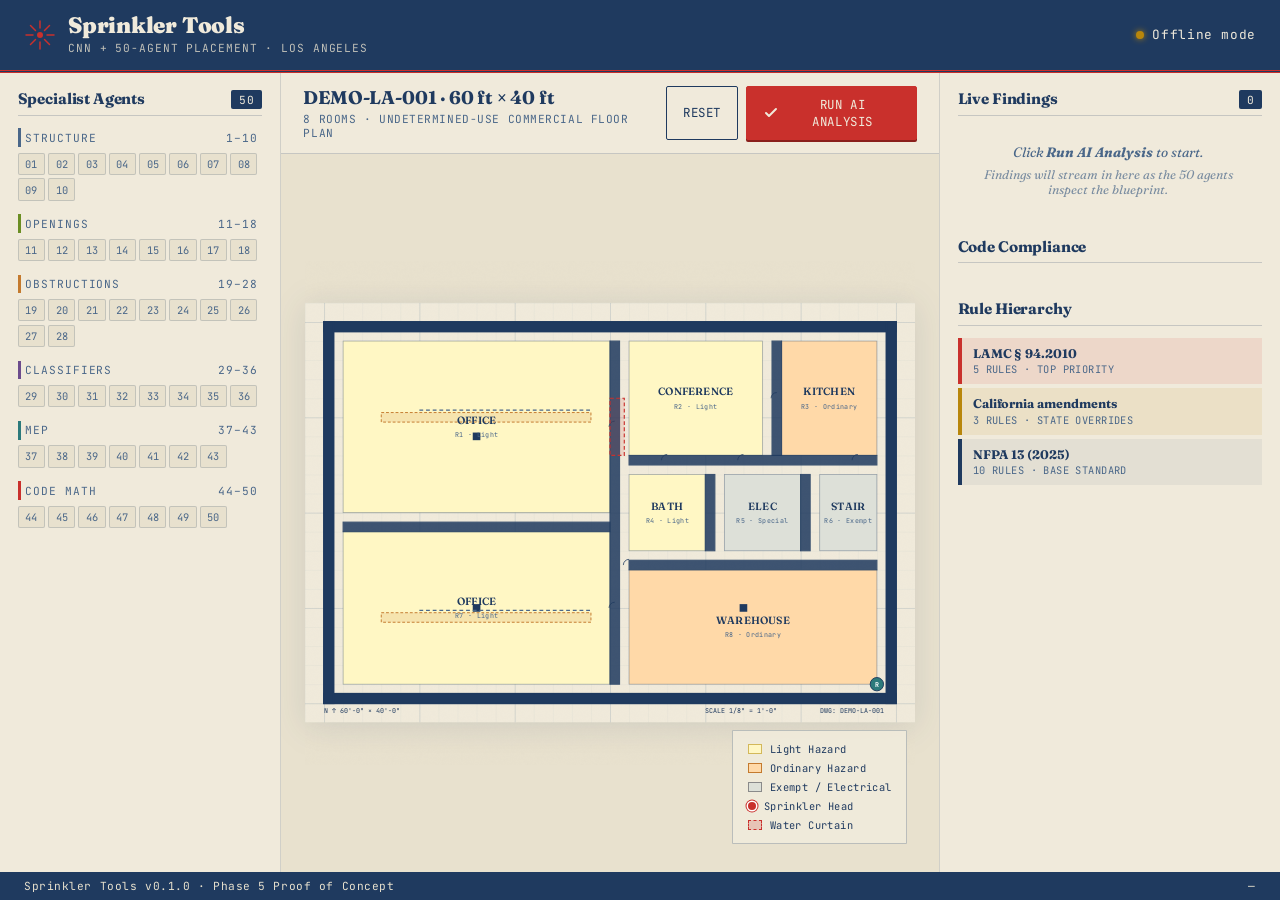
<file: demo/frontend/index.html>
<!DOCTYPE html>
<html lang="en">
<head>
<meta charset="UTF-8" />
<meta name="viewport" content="width=device-width, initial-scale=1.0" />
<title>Sprinkler Tools · LA Jurisdiction Demo</title>
<link rel="preconnect" href="https://fonts.googleapis.com">
<link rel="preconnect" href="https://fonts.gstatic.com" crossorigin>
<link rel="stylesheet" href="https://fonts.googleapis.com/css2?family=Fraunces:opsz,wght@9..144,500;9..144,700;9..144,900&family=JetBrains+Mono:wght@400;500;700&display=swap">
<link rel="stylesheet" href="styles.css">
</head>
<body>

<header class="topbar">
  <div class="brand">
    <svg class="logo" viewBox="0 0 32 32" aria-hidden="true">
      <circle cx="16" cy="16" r="3" fill="#c9302c"/>
      <g stroke="#c9302c" stroke-width="1.5" stroke-linecap="round">
        <line x1="16" y1="2"  x2="16" y2="9"/>
        <line x1="16" y1="23" x2="16" y2="30"/>
        <line x1="2"  y1="16" x2="9"  y2="16"/>
        <line x1="23" y1="16" x2="30" y2="16"/>
        <line x1="6.5"  y1="6.5"  x2="11.5" y2="11.5"/>
        <line x1="20.5" y1="20.5" x2="25.5" y2="25.5"/>
        <line x1="25.5" y1="6.5"  x2="20.5" y2="11.5"/>
        <line x1="11.5" y1="20.5" x2="6.5"  y2="25.5"/>
      </g>
    </svg>
    <div class="brand-text">
      <h1>Sprinkler Tools</h1>
      <span class="tagline">CNN + 50-Agent Placement · Los Angeles</span>
    </div>
  </div>
  <div class="status">
    <span class="status-dot" id="status-dot"></span>
    <span id="status-text">Ready</span>
  </div>
</header>

<main class="layout">

  <!-- LEFT: agent roster -->
  <aside class="panel agents-panel">
    <header class="panel-header">
      <h2>Specialist Agents</h2>
      <span class="badge" id="agent-count">50</span>
    </header>
    <div class="teams" id="teams"></div>
  </aside>

  <!-- CENTER: blueprint canvas -->
  <section class="canvas-area">
    <div class="canvas-header">
      <div>
        <h2 class="canvas-title">DEMO-LA-001 · 60 ft × 40 ft</h2>
        <p class="canvas-subtitle">8 rooms · undetermined-use commercial floor plan</p>
      </div>
      <div class="canvas-actions">
        <button class="btn-secondary" id="btn-reset">Reset</button>
        <button class="btn-primary" id="btn-analyze">
          <svg width="16" height="16" viewBox="0 0 16 16" fill="none">
            <path d="M3 8l3 3 7-7" stroke="currentColor" stroke-width="2" stroke-linecap="round" stroke-linejoin="round"/>
          </svg>
          Run AI Analysis
        </button>
      </div>
    </div>
    <div class="canvas-wrap">
      <svg id="blueprint" viewBox="-2 -2 64 44" preserveAspectRatio="xMidYMid meet">
        <defs>
          <pattern id="grid" width="2" height="2" patternUnits="userSpaceOnUse">
            <path d="M 2 0 L 0 0 0 2" fill="none" stroke="rgba(40,80,120,0.15)" stroke-width="0.04"/>
          </pattern>
          <pattern id="grid-major" width="10" height="10" patternUnits="userSpaceOnUse">
            <path d="M 10 0 L 0 0 0 10" fill="none" stroke="rgba(40,80,120,0.32)" stroke-width="0.08"/>
          </pattern>
          <radialGradient id="sprinkler-glow">
            <stop offset="0%" stop-color="#c9302c" stop-opacity="0.6"/>
            <stop offset="100%" stop-color="#c9302c" stop-opacity="0"/>
          </radialGradient>
          <filter id="paper-grain">
            <feTurbulence type="fractalNoise" baseFrequency="2.5" numOctaves="2" seed="3"/>
            <feColorMatrix values="0 0 0 0 0.55  0 0 0 0 0.5  0 0 0 0 0.4  0 0 0 0.05 0"/>
          </filter>
        </defs>

        <!-- Paper background -->
        <rect x="-2" y="-2" width="64" height="44" fill="#f0eadb"/>
        <rect x="-2" y="-2" width="64" height="44" fill="url(#grid)"/>
        <rect x="-2" y="-2" width="64" height="44" fill="url(#grid-major)"/>
        <rect x="-2" y="-2" width="64" height="44" filter="url(#paper-grain)" opacity="0.4"/>

        <!-- Border -->
        <rect x="0" y="0" width="60" height="40" fill="none" stroke="#1f3a5f" stroke-width="0.18"/>

        <!-- Title block -->
        <g transform="translate(40, 41)" class="title-block">
          <text x="0" y="0" font-family="JetBrains Mono" font-size="0.7" fill="#1f3a5f">SCALE 1/8" = 1'-0"</text>
          <text x="12" y="0" font-family="JetBrains Mono" font-size="0.7" fill="#1f3a5f">DWG: DEMO-LA-001</text>
        </g>
        <g transform="translate(0, 41)" class="title-block">
          <text x="0" y="0" font-family="JetBrains Mono" font-size="0.7" fill="#1f3a5f">N ↑   60'-0" × 40'-0"</text>
        </g>

        <!-- Layers (populated by JS) -->
        <g id="layer-rooms"></g>
        <g id="layer-walls"></g>
        <g id="layer-features"></g>
        <g id="layer-scan"></g>
        <g id="layer-sprinklers"></g>
        <g id="layer-labels"></g>
      </svg>

      <!-- Legend -->
      <div class="legend">
        <div class="legend-item"><span class="swatch" style="background:#fff7c4;border:1px solid #d3b85a"></span> Light Hazard</div>
        <div class="legend-item"><span class="swatch" style="background:#ffd9a8;border:1px solid #c47a2e"></span> Ordinary Hazard</div>
        <div class="legend-item"><span class="swatch" style="background:#dde0d8;border:1px solid #8a8a8a"></span> Exempt / Electrical</div>
        <div class="legend-item"><span class="swatch dot"></span> Sprinkler Head</div>
        <div class="legend-item"><span class="swatch" style="background:rgba(201,48,44,0.2);border:1.5px dashed #c9302c"></span> Water Curtain</div>
      </div>
    </div>
  </section>

  <!-- RIGHT: findings + compliance -->
  <aside class="panel findings-panel">
    <header class="panel-header">
      <h2>Live Findings</h2>
      <span class="badge" id="finding-count">0</span>
    </header>
    <div id="findings-stream" class="findings-stream">
      <div class="empty-state">
        <p>Click <strong>Run AI Analysis</strong> to start.</p>
        <p class="muted">Findings will stream in here as the 50 agents inspect the blueprint.</p>
      </div>
    </div>

    <header class="panel-header" style="margin-top: 1.5rem">
      <h2>Code Compliance</h2>
    </header>
    <div id="compliance-list" class="compliance-list"></div>

    <header class="panel-header" style="margin-top: 1.5rem">
      <h2>Rule Hierarchy</h2>
    </header>
    <div class="rule-hierarchy">
      <div class="rule-layer rule-lamc"><strong>LAMC § 94.2010</strong><span>5 rules · top priority</span></div>
      <div class="rule-layer rule-ca"><strong>California amendments</strong><span>3 rules · state overrides</span></div>
      <div class="rule-layer rule-nfpa"><strong>NFPA 13 (2025)</strong><span>10 rules · base standard</span></div>
    </div>

    <div class="run-stats" id="run-stats"></div>
  </aside>

</main>

<footer class="footer">
  <span>Sprinkler Tools v0.1.0 · Phase 5 Proof of Concept</span>
  <span id="run-time">—</span>
</footer>

<!-- Sprinkler tooltip -->
<div id="tooltip" class="tooltip" hidden></div>

<script src="app.js"></script>
</body>
</html>
</file>
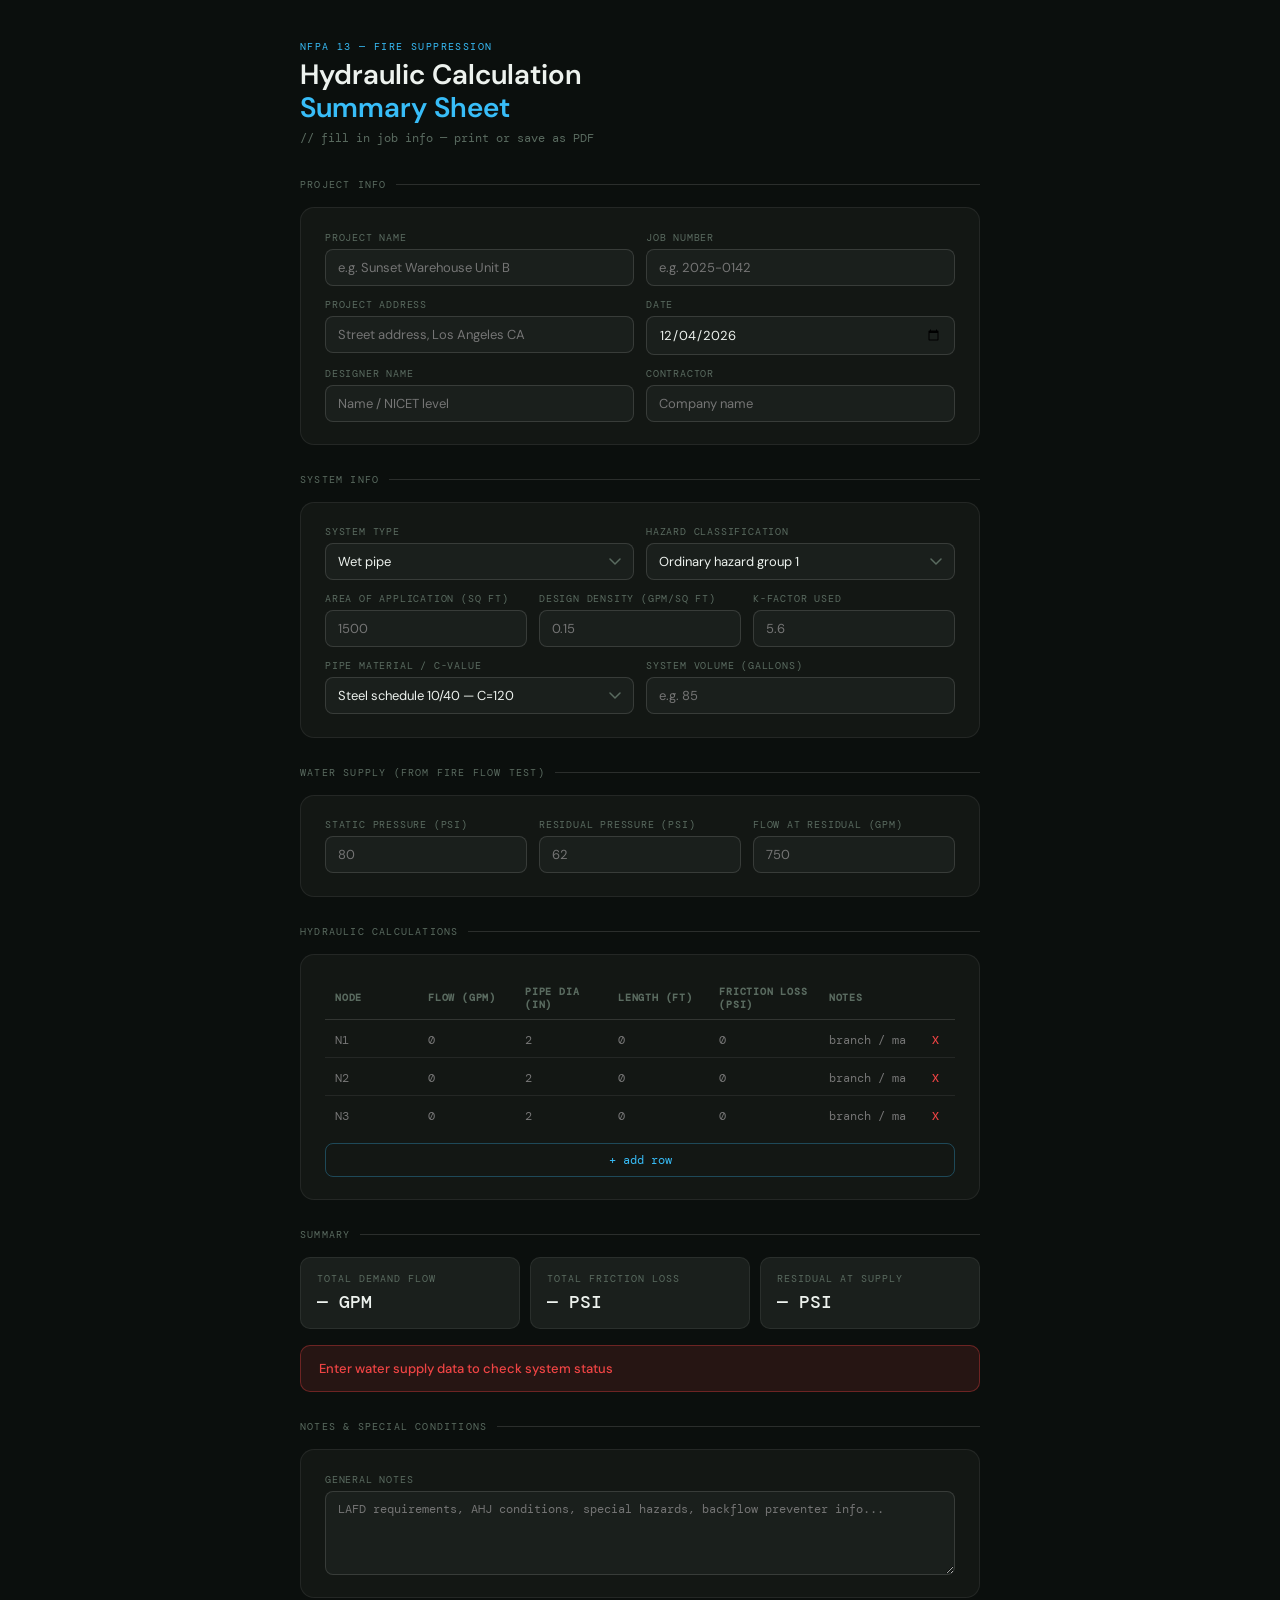
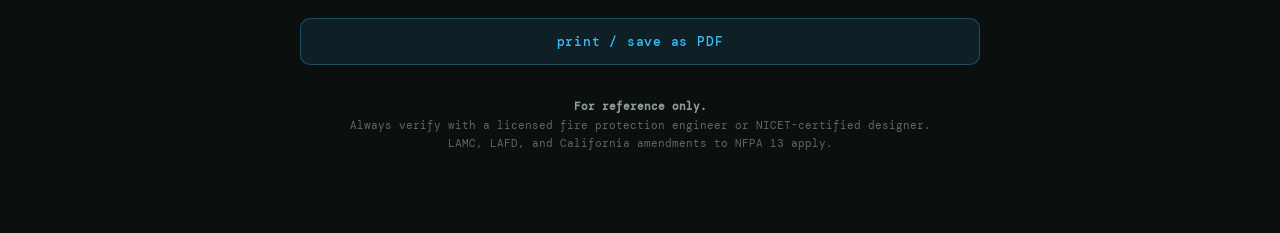
<file: hydraulic_summary.html>
<!DOCTYPE html>
<html lang="en">
<head>
<meta charset="UTF-8">
<meta name="viewport" content="width=device-width, initial-scale=1.0">
<title>Fire Sprinkler — Hydraulic Calculation Summary</title>
<link href="https://fonts.googleapis.com/css2?family=DM+Mono:wght@400;500&family=DM+Sans:wght@400;500;600&display=swap" rel="stylesheet">
<style>
  *, *::before, *::after { box-sizing: border-box; margin: 0; padding: 0; }
  :root {
    --bg: #0b0f0d; --surface: #131714; --surface2: #1a1f1c; --surface3: #202620;
    --border: rgba(255,255,255,0.07); --border2: rgba(255,255,255,0.13);
    --blue: #38bdf8; --blue-dim: rgba(56,189,248,0.10); --blue-border: rgba(56,189,248,0.30);
    --green: #22c55e; --green-dim: rgba(34,197,94,0.12); --green-border: rgba(34,197,94,0.35);
    --amber: #f59e0b; --amber-dim: rgba(245,158,11,0.12); --amber-border: rgba(245,158,11,0.35);
    --red: #ef4444; --red-dim: rgba(239,68,68,0.12); --red-border: rgba(239,68,68,0.35);
    --text: #edf2ee; --muted: #5a6b60; --muted2: #8a9e8f;
    --mono: 'DM Mono', monospace; --sans: 'DM Sans', sans-serif;
  }
  body { background:var(--bg); color:var(--text); font-family:var(--sans); min-height:100vh; padding:2.5rem 1rem 5rem; display:flex; justify-content:center; }
  .wrap { width:100%; max-width:680px; }
  .eyebrow { font-family:var(--mono); font-size:10px; letter-spacing:.14em; color:var(--blue); text-transform:uppercase; margin-bottom:.4rem; }
  h1 { font-size:28px; font-weight:600; line-height:1.15; }
  h1 span { color:var(--blue); }
  .subtitle { font-family:var(--mono); font-size:12px; color:var(--muted); margin-top:.4rem; margin-bottom:2rem; }
  .sec { font-family:var(--mono); font-size:10px; letter-spacing:.12em; text-transform:uppercase; color:var(--muted); margin:1.75rem 0 1rem; display:flex; align-items:center; gap:10px; }
  .sec::after { content:''; flex:1; height:1px; background:var(--border2); }
  .card { background:var(--surface); border:1px solid var(--border); border-radius:14px; padding:1.4rem 1.5rem; margin-bottom:.75rem; }
  .field-grid { display:grid; grid-template-columns:1fr 1fr; gap:12px; }
  .field-grid.three { grid-template-columns:1fr 1fr 1fr; }
  .field-grid.full { grid-template-columns:1fr; }
  .field { display:flex; flex-direction:column; gap:5px; }
  .field label { font-family:var(--mono); font-size:10px; letter-spacing:.08em; text-transform:uppercase; color:var(--muted); }
  .field input, .field select, .field textarea {
    background:var(--surface2); color:var(--text);
    border:1px solid var(--border2); border-radius:8px;
    font-family:var(--sans); font-size:13px; padding:9px 12px;
    outline:none; width:100%;
  }
  .field input:focus, .field select:focus, .field textarea:focus { border-color:var(--blue); }
  .field textarea { resize:vertical; min-height:60px; font-family:var(--mono); font-size:12px; }
  .field select { appearance:none; -webkit-appearance:none; cursor:pointer; background-image:url("data:image/svg+xml,%3Csvg xmlns='http://www.w3.org/2000/svg' width='12' height='8' viewBox='0 0 12 8'%3E%3Cpath d='M1 1l5 5 5-5' stroke='%235a6b60' stroke-width='1.5' fill='none' stroke-linecap='round'/%3E%3C/svg%3E"); background-repeat:no-repeat; background-position:right 12px center; }
  .calcs-table { width:100%; border-collapse:collapse; }
  .calcs-table th { font-family:var(--mono); font-size:10px; letter-spacing:.08em; text-transform:uppercase; color:var(--muted); padding:8px 10px; text-align:left; border-bottom:1px solid var(--border2); }
  .calcs-table td { padding:8px 10px; border-bottom:1px solid var(--border); }
  .calcs-table td input { background:transparent; color:var(--text); border:none; outline:none; font-family:var(--mono); font-size:12px; width:100%; }
  .calcs-table td input:focus { background:var(--surface3); border-radius:4px; padding:2px 4px; }
  .calcs-table tr:last-child td { border-bottom:none; }
  .add-row-btn { font-family:var(--mono); font-size:12px; color:var(--blue); background:transparent; border:1px solid var(--blue-border); border-radius:8px; padding:8px 16px; cursor:pointer; margin-top:10px; width:100%; }
  .add-row-btn:hover { background:var(--blue-dim); }
  .del-btn { color:var(--red); background:transparent; border:none; cursor:pointer; font-size:14px; padding:2px 6px; border-radius:4px; }
  .del-btn:hover { background:var(--red-dim); }
  .summary-grid { display:grid; grid-template-columns:repeat(3,minmax(0,1fr)); gap:10px; margin:1rem 0; }
  .sm { background:var(--surface2); border:1px solid var(--border); border-radius:10px; padding:14px 16px; }
  .sm-lbl { font-family:var(--mono); font-size:10px; letter-spacing:.1em; text-transform:uppercase; color:var(--muted); margin-bottom:5px; }
  .sm-val { font-family:var(--mono); font-size:18px; font-weight:500; color:var(--text); }
  .sm-val.ok { color:var(--green); } .sm-val.warn { color:var(--amber); } .sm-val.bad { color:var(--red); }
  .status-bar { border-radius:10px; padding:14px 18px; font-size:13px; font-weight:500; margin:.5rem 0 1rem; border:1px solid var(--green-border); background:var(--green-dim); color:var(--green); }
  .status-bar.warn { border-color:var(--amber-border); background:var(--amber-dim); color:var(--amber); }
  .status-bar.bad  { border-color:var(--red-border);   background:var(--red-dim);   color:var(--red); }
  .print-btn { width:100%; padding:14px; font-family:var(--mono); font-size:13px; font-weight:500; background:var(--blue-dim); color:var(--blue); border:1px solid var(--blue-border); border-radius:10px; cursor:pointer; margin-top:.5rem; letter-spacing:.06em; }
  .print-btn:hover { background:rgba(56,189,248,0.18); }
  footer { margin-top:2rem; font-family:var(--mono); font-size:11px; color:var(--muted); text-align:center; line-height:1.7; }
  footer strong { color:var(--muted2); }

  @media print {
    body { background:#fff; color:#000; padding:0; }
    .wrap { max-width:100%; }
    .print-btn, .add-row-btn, .del-btn { display:none; }
    .card { border:1px solid #ccc; border-radius:4px; background:#fff; }
    .field input, .field select, .field textarea { background:#fff; color:#000; border:1px solid #ccc; }
    .calcs-table td input { color:#000; }
    .sm { background:#f5f5f5; border:1px solid #ccc; }
    .sm-val, .sm-lbl { color:#000; }
    .status-bar { border:1px solid #ccc; background:#f0f0f0; color:#000; }
    h1, h1 span { color:#000; }
    .eyebrow, .subtitle, .sec { color:#666; }
  }
</style>
</head>
<body>
<div class="wrap">
  <header>
    <p class="eyebrow">NFPA 13 — Fire Suppression</p>
    <h1>Hydraulic Calculation<br><span>Summary Sheet</span></h1>
    <p class="subtitle">// fill in job info — print or save as PDF</p>
  </header>

  <div class="sec">Project info</div>
  <div class="card">
    <div class="field-grid" style="margin-bottom:12px">
      <div class="field"><label>Project name</label><input type="text" id="proj-name" placeholder="e.g. Sunset Warehouse Unit B"></div>
      <div class="field"><label>Job number</label><input type="text" id="job-num" placeholder="e.g. 2025-0142"></div>
    </div>
    <div class="field-grid" style="margin-bottom:12px">
      <div class="field"><label>Project address</label><input type="text" id="proj-addr" placeholder="Street address, Los Angeles CA"></div>
      <div class="field"><label>Date</label><input type="date" id="proj-date"></div>
    </div>
    <div class="field-grid">
      <div class="field"><label>Designer name</label><input type="text" id="designer" placeholder="Name / NICET level"></div>
      <div class="field"><label>Contractor</label><input type="text" id="contractor" placeholder="Company name"></div>
    </div>
  </div>

  <div class="sec">System info</div>
  <div class="card">
    <div class="field-grid" style="margin-bottom:12px">
      <div class="field">
        <label>System type</label>
        <select id="sys-type">
          <option>Wet pipe</option>
          <option>Dry pipe</option>
          <option>Pre-action</option>
          <option>Deluge</option>
          <option>Residential</option>
        </select>
      </div>
      <div class="field">
        <label>Hazard classification</label>
        <select id="hazard">
          <option>Light hazard</option>
          <option selected>Ordinary hazard group 1</option>
          <option>Ordinary hazard group 2</option>
          <option>Extra hazard group 1</option>
          <option>Extra hazard group 2</option>
        </select>
      </div>
    </div>
    <div class="field-grid three" style="margin-bottom:12px">
      <div class="field"><label>Area of application (sq ft)</label><input type="number" id="area" placeholder="1500"></div>
      <div class="field"><label>Design density (GPM/sq ft)</label><input type="number" id="density" step="0.01" placeholder="0.15"></div>
      <div class="field"><label>K-factor used</label><input type="number" id="kfactor" step="0.1" placeholder="5.6"></div>
    </div>
    <div class="field-grid">
      <div class="field"><label>Pipe material / C-value</label><select id="pipe-mat"><option value="120">Steel schedule 10/40 — C=120</option><option value="140">Copper — C=140</option><option value="150">CPVC — C=150</option><option value="100">Galvanized — C=100</option></select></div>
      <div class="field"><label>System volume (gallons)</label><input type="number" id="sys-vol" placeholder="e.g. 85"></div>
    </div>
  </div>

  <div class="sec">Water supply (from fire flow test)</div>
  <div class="card">
    <div class="field-grid three">
      <div class="field"><label>Static pressure (PSI)</label><input type="number" id="static" placeholder="80" oninput="calcSummary()"></div>
      <div class="field"><label>Residual pressure (PSI)</label><input type="number" id="residual" placeholder="62" oninput="calcSummary()"></div>
      <div class="field"><label>Flow at residual (GPM)</label><input type="number" id="res-flow" placeholder="750" oninput="calcSummary()"></div>
    </div>
  </div>

  <div class="sec">Hydraulic calculations</div>
  <div class="card">
    <table class="calcs-table">
      <thead>
        <tr>
          <th>Node</th>
          <th>Flow (GPM)</th>
          <th>Pipe dia (in)</th>
          <th>Length (ft)</th>
          <th>Friction loss (PSI)</th>
          <th>Notes</th>
          <th></th>
        </tr>
      </thead>
      <tbody id="calcs-body"></tbody>
    </table>
    <button class="add-row-btn" onclick="addRow()">+ add row</button>
  </div>

  <div class="sec">Summary</div>
  <div class="summary-grid">
    <div class="sm"><p class="sm-lbl">Total demand flow</p><p class="sm-val" id="sum-flow">— GPM</p></div>
    <div class="sm"><p class="sm-lbl">Total friction loss</p><p class="sm-val" id="sum-loss">— PSI</p></div>
    <div class="sm"><p class="sm-lbl">Residual at supply</p><p class="sm-val" id="sum-residual">— PSI</p></div>
  </div>
  <div class="status-bar bad" id="status-bar">Enter water supply data to check system status</div>

  <div class="sec">Notes & special conditions</div>
  <div class="card">
    <div class="field full">
      <label>General notes</label>
      <textarea id="notes" rows="4" placeholder="LAFD requirements, AHJ conditions, special hazards, backflow preventer info..."></textarea>
    </div>
  </div>

  <button class="print-btn" onclick="window.print()">print / save as PDF</button>

  <footer>
    <strong>For reference only.</strong><br>
    Always verify with a licensed fire protection engineer or NICET-certified designer.<br>
    LAMC, LAFD, and California amendments to NFPA 13 apply.
  </footer>
</div>

<script>
let rowCount = 0;

function addRow() {
  rowCount++;
  const tbody = document.getElementById('calcs-body');
  const tr = document.createElement('tr');
  tr.id = 'row-' + rowCount;
  tr.innerHTML =
    '<td><input type="text" placeholder="N' + rowCount + '" /></td>' +
    '<td><input type="number" class="flow-input" step="0.1" placeholder="0" oninput="calcSummary()" /></td>' +
    '<td><input type="number" step="0.25" placeholder="2" /></td>' +
    '<td><input type="number" step="1" placeholder="0" /></td>' +
    '<td><input type="number" class="loss-input" step="0.01" placeholder="0" oninput="calcSummary()" /></td>' +
    '<td><input type="text" placeholder="branch / main / riser" /></td>' +
    '<td><button class="del-btn" onclick="delRow(' + rowCount + ')">x</button></td>';
  tbody.appendChild(tr);
}

function delRow(id) {
  const el = document.getElementById('row-' + id);
  if (el) { el.remove(); calcSummary(); }
}

function calcSummary() {
  const flows  = Array.from(document.querySelectorAll('.flow-input')).map(e => +e.value || 0);
  const losses = Array.from(document.querySelectorAll('.loss-input')).map(e => +e.value || 0);
  const totalFlow = flows.reduce((a, b) => a + b, 0);
  const totalLoss = losses.reduce((a, b) => a + b, 0);

  const staticP   = +document.getElementById('static').value   || 0;
  const residualP = +document.getElementById('residual').value || 0;
  const resFlow   = +document.getElementById('res-flow').value || 1;

  document.getElementById('sum-flow').textContent = totalFlow.toFixed(1) + ' GPM';
  document.getElementById('sum-loss').textContent = totalLoss.toFixed(2) + ' PSI';

  const sb = document.getElementById('status-bar');

  if (!staticP || !residualP || !resFlow) {
    document.getElementById('sum-residual').textContent = '— PSI';
    sb.className = 'status-bar bad';
    sb.textContent = 'Enter water supply data above to check system status';
    return;
  }

  const availAtDemand = staticP - (staticP - residualP) * Math.pow(totalFlow / resFlow, 1.85);
  const headPSI = availAtDemand - totalLoss;
  document.getElementById('sum-residual').textContent = availAtDemand.toFixed(1) + ' PSI';

  if (headPSI >= 14) {
    sb.className = 'status-bar';
    sb.textContent = 'PASS — ' + headPSI.toFixed(1) + ' PSI at remote head (min 7 PSI required)';
  } else if (headPSI >= 7) {
    sb.className = 'status-bar warn';
    sb.textContent = 'MARGINAL — ' + headPSI.toFixed(1) + ' PSI at remote head, consider upsizing pipe';
  } else {
    sb.className = 'status-bar bad';
    sb.textContent = 'FAIL — only ' + headPSI.toFixed(1) + ' PSI at remote head, redesign required';
  }
}

// set today's date
document.getElementById('proj-date').value = new Date().toISOString().split('T')[0];
// start with 3 rows
addRow(); addRow(); addRow();
</script>
</body>
</html>
</file>
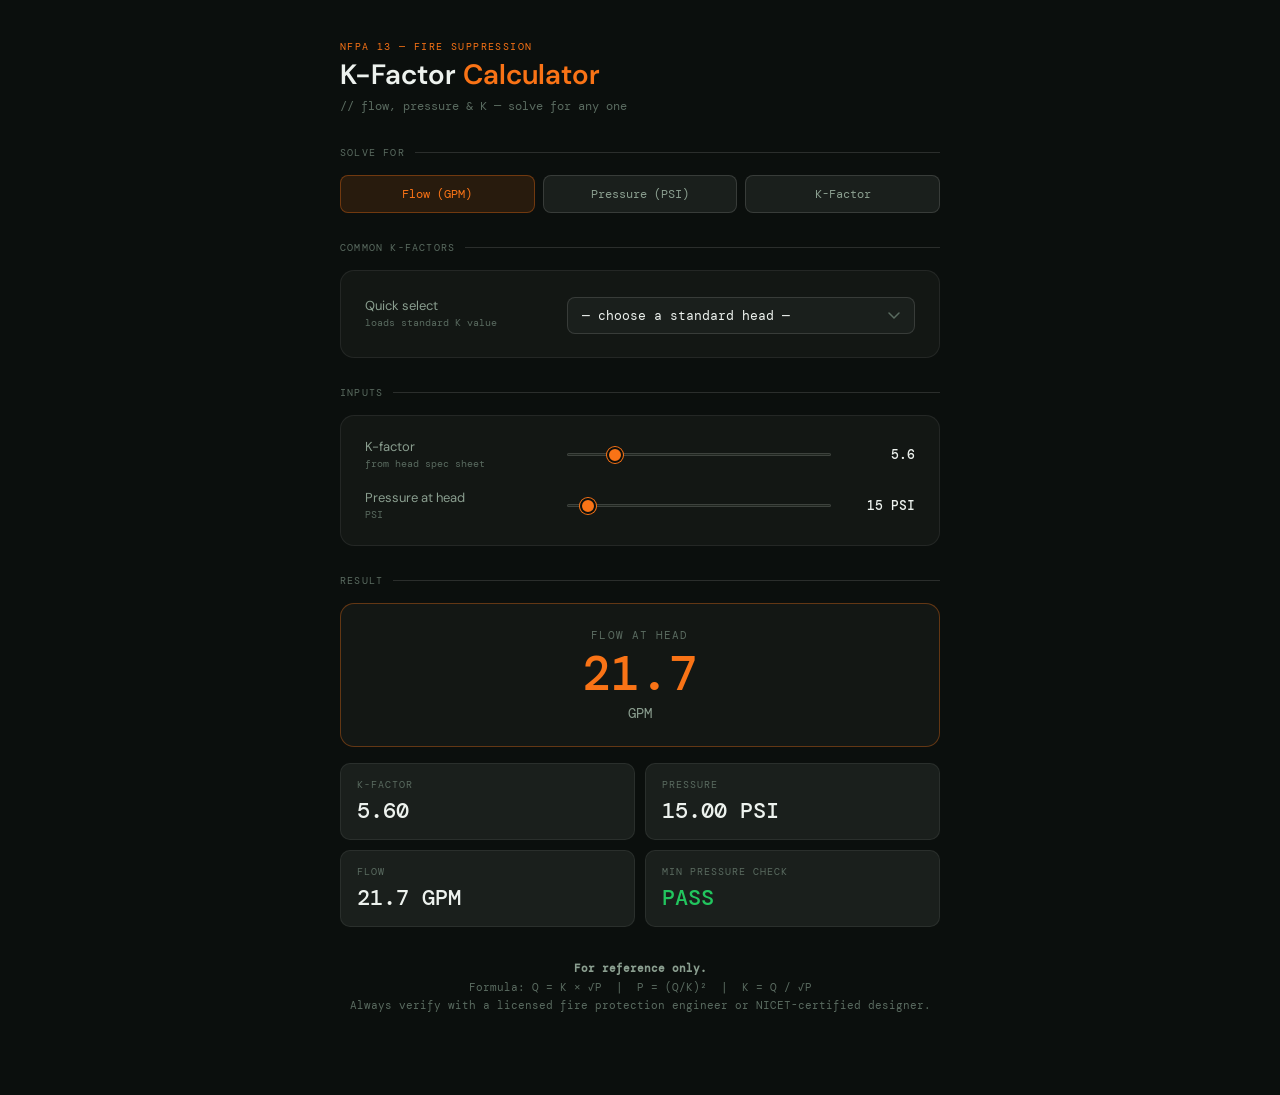
<file: kfactor_calculator.html>
<!DOCTYPE html>
<html lang="en">
<head>
<meta charset="UTF-8">
<meta name="viewport" content="width=device-width, initial-scale=1.0">
<title>Fire Sprinkler — K-Factor Calculator</title>
<link href="https://fonts.googleapis.com/css2?family=DM+Mono:wght@400;500&family=DM+Sans:wght@400;500;600&display=swap" rel="stylesheet">
<style>
  *, *::before, *::after { box-sizing: border-box; margin: 0; padding: 0; }
  :root {
    --bg: #0b0f0d; --surface: #131714; --surface2: #1a1f1c; --surface3: #202620;
    --border: rgba(255,255,255,0.07); --border2: rgba(255,255,255,0.13);
    --orange: #f97316; --orange-dim: rgba(249,115,22,0.12); --orange-border: rgba(249,115,22,0.35);
    --green: #22c55e; --green-dim: rgba(34,197,94,0.12); --green-border: rgba(34,197,94,0.35);
    --amber: #f59e0b; --amber-dim: rgba(245,158,11,0.12); --amber-border: rgba(245,158,11,0.35);
    --red: #ef4444; --red-dim: rgba(239,68,68,0.12); --red-border: rgba(239,68,68,0.35);
    --text: #edf2ee; --muted: #5a6b60; --muted2: #8a9e8f;
    --mono: 'DM Mono', monospace; --sans: 'DM Sans', sans-serif;
  }
  body { background:var(--bg); color:var(--text); font-family:var(--sans); min-height:100vh; padding:2.5rem 1rem 5rem; display:flex; justify-content:center; }
  .wrap { width:100%; max-width:600px; }
  .eyebrow { font-family:var(--mono); font-size:10px; letter-spacing:.14em; color:var(--orange); text-transform:uppercase; margin-bottom:.4rem; }
  h1 { font-size:28px; font-weight:600; line-height:1.15; }
  h1 span { color:var(--orange); }
  .subtitle { font-family:var(--mono); font-size:12px; color:var(--muted); margin-top:.4rem; margin-bottom:2rem; }
  .sec { font-family:var(--mono); font-size:10px; letter-spacing:.12em; text-transform:uppercase; color:var(--muted); margin:1.75rem 0 1rem; display:flex; align-items:center; gap:10px; }
  .sec::after { content:''; flex:1; height:1px; background:var(--border2); }
  .card { background:var(--surface); border:1px solid var(--border); border-radius:14px; padding:1.4rem 1.5rem; margin-bottom:.75rem; }
  .row { display:flex; align-items:center; gap:12px; margin-bottom:1.1rem; }
  .row:last-child { margin-bottom:0; }
  .lbl { font-size:13px; color:var(--muted2); width:190px; flex-shrink:0; line-height:1.4; }
  .lbl small { display:block; font-family:var(--mono); font-size:10px; color:var(--muted); margin-top:1px; }
  .val { font-family:var(--mono); font-size:13px; font-weight:500; min-width:72px; text-align:right; color:var(--text); }
  input[type="range"] { flex:1; appearance:none; -webkit-appearance:none; height:3px; background:var(--surface3); border-radius:2px; outline:none; cursor:pointer; border:1px solid var(--border2); }
  input[type="range"]::-webkit-slider-thumb { -webkit-appearance:none; width:16px; height:16px; border-radius:50%; background:var(--orange); cursor:pointer; border:2px solid var(--bg); box-shadow:0 0 0 1px var(--orange); }
  input[type="range"]::-moz-range-thumb { width:16px; height:16px; border-radius:50%; background:var(--orange); cursor:pointer; border:2px solid var(--bg); }
  select { width:100%; font-family:var(--mono); font-size:13px; padding:9px 14px; background:var(--surface2); color:var(--text); border:1px solid var(--border2); border-radius:8px; outline:none; cursor:pointer; appearance:none; -webkit-appearance:none; background-image:url("data:image/svg+xml,%3Csvg xmlns='http://www.w3.org/2000/svg' width='12' height='8' viewBox='0 0 12 8'%3E%3Cpath d='M1 1l5 5 5-5' stroke='%235a6b60' stroke-width='1.5' fill='none' stroke-linecap='round'/%3E%3C/svg%3E"); background-repeat:no-repeat; background-position:right 14px center; margin-top:.25rem; }
  select:focus { border-color:var(--orange); }
  .metrics { display:grid; grid-template-columns:repeat(2,minmax(0,1fr)); gap:10px; margin:1rem 0; }
  .m { background:var(--surface2); border:1px solid var(--border); border-radius:10px; padding:14px 16px; }
  .m-lbl { font-family:var(--mono); font-size:10px; letter-spacing:.1em; text-transform:uppercase; color:var(--muted); margin-bottom:5px; }
  .m-val { font-family:var(--mono); font-size:22px; font-weight:500; color:var(--text); }
  .m-val.ok { color:var(--green); } .m-val.warn { color:var(--amber); } .m-val.bad { color:var(--red); }
  .result-hero { background:var(--surface); border:1px solid var(--orange-border); border-radius:14px; padding:1.5rem; text-align:center; margin-bottom:.75rem; }
  .result-label { font-family:var(--mono); font-size:11px; letter-spacing:.1em; text-transform:uppercase; color:var(--muted); margin-bottom:.5rem; }
  .result-big { font-family:var(--mono); font-size:48px; font-weight:500; color:var(--orange); line-height:1; }
  .result-unit { font-family:var(--mono); font-size:14px; color:var(--muted2); margin-top:.4rem; }
  .mode-toggle { display:flex; gap:8px; margin-bottom:1rem; }
  .mode-btn { flex:1; padding:10px; font-family:var(--mono); font-size:12px; background:var(--surface2); color:var(--muted2); border:1px solid var(--border2); border-radius:8px; cursor:pointer; text-align:center; transition:all .15s; }
  .mode-btn.active { background:var(--orange-dim); color:var(--orange); border-color:var(--orange-border); }
  .mode-section { display:none; }
  .mode-section.visible { display:block; }
  footer { margin-top:2rem; font-family:var(--mono); font-size:11px; color:var(--muted); text-align:center; line-height:1.7; }
  footer strong { color:var(--muted2); }
</style>
</head>
<body>
<div class="wrap">
  <header>
    <p class="eyebrow">NFPA 13 — Fire Suppression</p>
    <h1>K-Factor <span>Calculator</span></h1>
    <p class="subtitle">// flow, pressure & K — solve for any one</p>
  </header>

  <div class="sec">Solve for</div>
  <div class="mode-toggle">
    <div class="mode-btn active" id="btn-flow" onclick="setMode('flow')">Flow (GPM)</div>
    <div class="mode-btn" id="btn-pressure" onclick="setMode('pressure')">Pressure (PSI)</div>
    <div class="mode-btn" id="btn-k" onclick="setMode('k')">K-Factor</div>
  </div>

  <div class="sec">Common K-factors</div>
  <div class="card">
    <div class="row" style="margin-bottom:0">
      <span class="lbl">Quick select<small>loads standard K value</small></span>
      <div style="flex:1">
        <select id="k-preset" onchange="applyPreset()">
          <option value="">— choose a standard head —</option>
          <option value="1.4">K=1.4 — residential small orifice</option>
          <option value="2.8">K=2.8 — residential standard</option>
          <option value="4.2">K=4.2 — standard (old)</option>
          <option value="5.6">K=5.6 — standard orifice (most common)</option>
          <option value="8.0">K=8.0 — large orifice</option>
          <option value="11.2">K=11.2 — extra large orifice</option>
          <option value="14.0">K=14.0 — extended coverage</option>
          <option value="16.8">K=16.8 — extended coverage large</option>
          <option value="25.2">K=25.2 — ESFR (Early Suppression Fast Response)</option>
        </select>
      </div>
    </div>
  </div>

  <div class="sec">Inputs</div>
  <div class="card">
    <!-- solve for flow -->
    <div class="mode-section visible" id="sec-flow">
      <div class="row">
        <span class="lbl">K-factor<small>from head spec sheet</small></span>
        <input type="range" id="k-flow" min="1" max="30" value="5.6" step="0.1">
        <span class="val" id="k-flow-out">5.6</span>
      </div>
      <div class="row" style="margin-bottom:0">
        <span class="lbl">Pressure at head<small>PSI</small></span>
        <input type="range" id="p-flow" min="7" max="175" value="15" step="1">
        <span class="val" id="p-flow-out">15 PSI</span>
      </div>
    </div>
    <!-- solve for pressure -->
    <div class="mode-section" id="sec-pressure">
      <div class="row">
        <span class="lbl">K-factor</span>
        <input type="range" id="k-pres" min="1" max="30" value="5.6" step="0.1">
        <span class="val" id="k-pres-out">5.6</span>
      </div>
      <div class="row" style="margin-bottom:0">
        <span class="lbl">Flow (GPM)<small>design flow required</small></span>
        <input type="range" id="q-pres" min="5" max="300" value="26" step="1">
        <span class="val" id="q-pres-out">26 GPM</span>
      </div>
    </div>
    <!-- solve for K -->
    <div class="mode-section" id="sec-k">
      <div class="row">
        <span class="lbl">Flow (GPM)<small>measured or required</small></span>
        <input type="range" id="q-k" min="5" max="300" value="26" step="1">
        <span class="val" id="q-k-out">26 GPM</span>
      </div>
      <div class="row" style="margin-bottom:0">
        <span class="lbl">Pressure at head<small>PSI</small></span>
        <input type="range" id="p-k" min="7" max="175" value="22" step="1">
        <span class="val" id="p-k-out">22 PSI</span>
      </div>
    </div>
  </div>

  <div class="sec">Result</div>
  <div class="result-hero">
    <p class="result-label" id="result-label">Flow at head</p>
    <p class="result-big" id="result-big">—</p>
    <p class="result-unit" id="result-unit">GPM</p>
  </div>

  <div class="metrics">
    <div class="m"><p class="m-lbl">K-factor</p><p class="m-val" id="disp-k">—</p></div>
    <div class="m"><p class="m-lbl">Pressure</p><p class="m-val" id="disp-p">—</p></div>
    <div class="m"><p class="m-lbl">Flow</p><p class="m-val" id="disp-q">—</p></div>
    <div class="m"><p class="m-lbl">Min pressure check</p><p class="m-val" id="disp-check">—</p></div>
  </div>

  <footer>
    <strong>For reference only.</strong><br>
    Formula: Q = K × √P &nbsp;|&nbsp; P = (Q/K)² &nbsp;|&nbsp; K = Q / √P<br>
    Always verify with a licensed fire protection engineer or NICET-certified designer.
  </footer>
</div>

<script>
let mode = 'flow';

function setMode(m) {
  mode = m;
  ['flow','pressure','k'].forEach(id => {
    document.getElementById('btn-' + id).classList.toggle('active', id === m);
    document.getElementById('sec-' + id).classList.toggle('visible', id === m);
  });
  calc();
}

function applyPreset() {
  const v = +document.getElementById('k-preset').value;
  if (!v) return;
  ['k-flow','k-pres'].forEach(id => {
    const el = document.getElementById(id);
    if (el) { el.value = v; }
  });
  calc();
}

function calc() {
  let K, P, Q;

  if (mode === 'flow') {
    K = +document.getElementById('k-flow').value;
    P = +document.getElementById('p-flow').value;
    document.getElementById('k-flow-out').textContent = K.toFixed(1);
    document.getElementById('p-flow-out').textContent = P + ' PSI';
    Q = K * Math.sqrt(P);
    document.getElementById('result-label').textContent = 'Flow at head';
    document.getElementById('result-big').textContent   = Q.toFixed(1);
    document.getElementById('result-unit').textContent  = 'GPM';
  } else if (mode === 'pressure') {
    K = +document.getElementById('k-pres').value;
    Q = +document.getElementById('q-pres').value;
    document.getElementById('k-pres-out').textContent = K.toFixed(1);
    document.getElementById('q-pres-out').textContent = Q + ' GPM';
    P = Math.pow(Q / K, 2);
    document.getElementById('result-label').textContent = 'Required pressure';
    document.getElementById('result-big').textContent   = P.toFixed(2);
    document.getElementById('result-unit').textContent  = 'PSI';
  } else {
    Q = +document.getElementById('q-k').value;
    P = +document.getElementById('p-k').value;
    document.getElementById('q-k-out').textContent = Q + ' GPM';
    document.getElementById('p-k-out').textContent = P + ' PSI';
    K = Q / Math.sqrt(P);
    document.getElementById('result-label').textContent = 'K-factor';
    document.getElementById('result-big').textContent   = K.toFixed(2);
    document.getElementById('result-unit').textContent  = 'K';
  }

  document.getElementById('disp-k').textContent = K.toFixed(2);
  document.getElementById('disp-p').textContent = P.toFixed(2) + ' PSI';
  document.getElementById('disp-q').textContent = Q.toFixed(1) + ' GPM';

  const chk = document.getElementById('disp-check');
  if (P >= 7) { chk.textContent = 'PASS'; chk.className = 'm-val ok'; }
  else        { chk.textContent = 'FAIL'; chk.className = 'm-val bad'; }
}

document.querySelectorAll('input[type="range"]').forEach(el => el.addEventListener('input', calc));
calc();
</script>
</body>
</html>
</file>
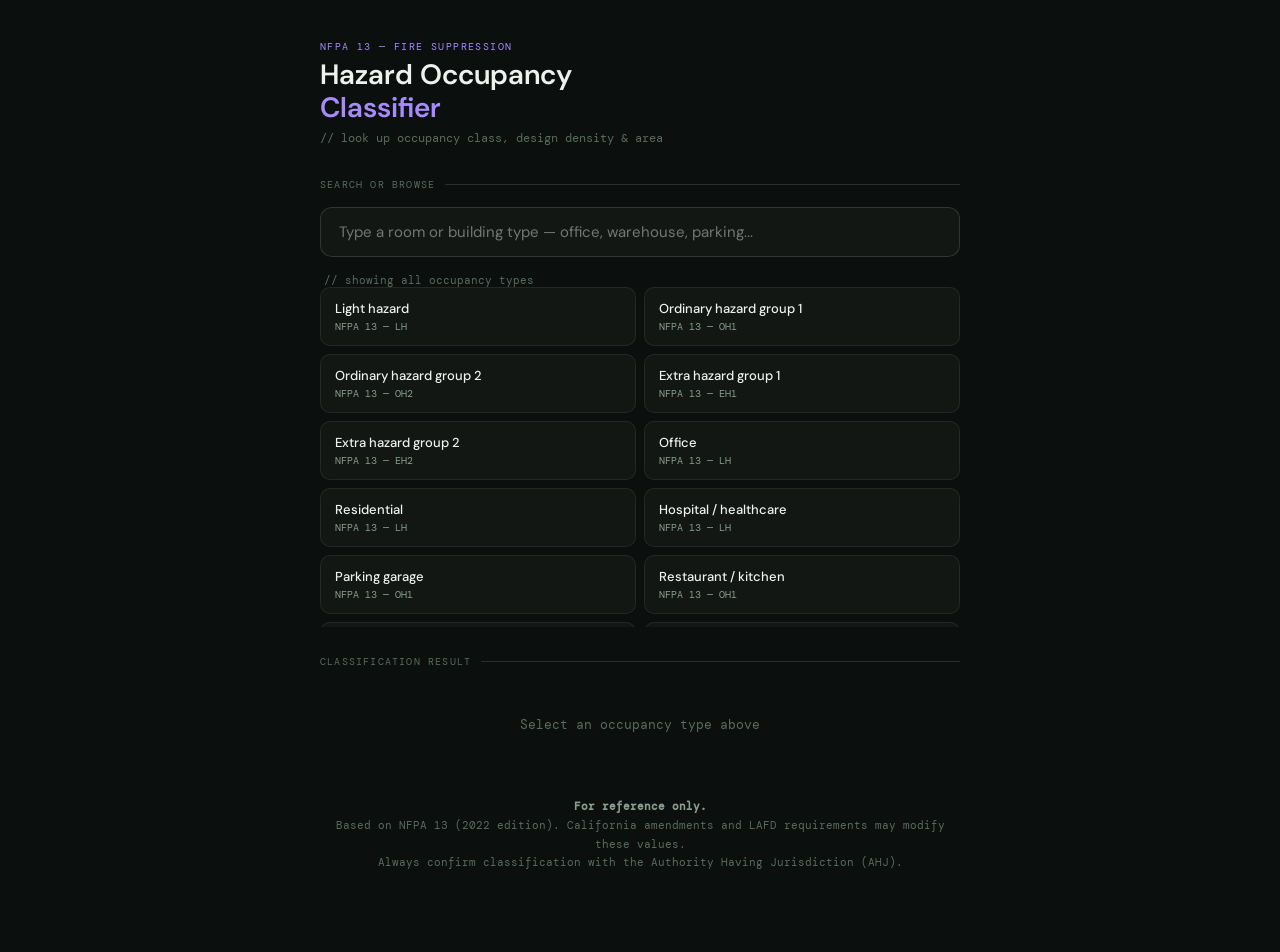
<file: occupancy_classifier.html>
<!DOCTYPE html>
<html lang="en">
<head>
<meta charset="UTF-8">
<meta name="viewport" content="width=device-width, initial-scale=1.0">
<title>Fire Sprinkler — Hazard Occupancy Classifier</title>
<link href="https://fonts.googleapis.com/css2?family=DM+Mono:wght@400;500&family=DM+Sans:wght@400;500;600&display=swap" rel="stylesheet">
<style>
  *, *::before, *::after { box-sizing: border-box; margin: 0; padding: 0; }
  :root {
    --bg: #0b0f0d; --surface: #131714; --surface2: #1a1f1c; --surface3: #202620;
    --border: rgba(255,255,255,0.07); --border2: rgba(255,255,255,0.13);
    --purple: #a78bfa; --purple-dim: rgba(167,139,250,0.12); --purple-border: rgba(167,139,250,0.35);
    --green: #22c55e; --green-dim: rgba(34,197,94,0.12); --green-border: rgba(34,197,94,0.35);
    --amber: #f59e0b; --amber-dim: rgba(245,158,11,0.12); --amber-border: rgba(245,158,11,0.35);
    --red: #ef4444; --red-dim: rgba(239,68,68,0.12); --red-border: rgba(239,68,68,0.35);
    --blue: #38bdf8; --blue-dim: rgba(56,189,248,0.10); --blue-border: rgba(56,189,248,0.30);
    --text: #edf2ee; --muted: #5a6b60; --muted2: #8a9e8f;
    --mono: 'DM Mono', monospace; --sans: 'DM Sans', sans-serif;
  }
  body { background:var(--bg); color:var(--text); font-family:var(--sans); min-height:100vh; padding:2.5rem 1rem 5rem; display:flex; justify-content:center; }
  .wrap { width:100%; max-width:640px; }
  .eyebrow { font-family:var(--mono); font-size:10px; letter-spacing:.14em; color:var(--purple); text-transform:uppercase; margin-bottom:.4rem; }
  h1 { font-size:28px; font-weight:600; line-height:1.15; }
  h1 span { color:var(--purple); }
  .subtitle { font-family:var(--mono); font-size:12px; color:var(--muted); margin-top:.4rem; margin-bottom:2rem; }
  .sec { font-family:var(--mono); font-size:10px; letter-spacing:.12em; text-transform:uppercase; color:var(--muted); margin:1.75rem 0 1rem; display:flex; align-items:center; gap:10px; }
  .sec::after { content:''; flex:1; height:1px; background:var(--border2); }
  .search-wrap { position:relative; margin-bottom:1rem; }
  .search-wrap input { width:100%; background:var(--surface); color:var(--text); border:1px solid var(--border2); border-radius:12px; font-family:var(--sans); font-size:15px; padding:14px 18px; outline:none; }
  .search-wrap input:focus { border-color:var(--purple); }
  .search-hint { font-family:var(--mono); font-size:11px; color:var(--muted); margin-top:.5rem; margin-left:4px; }
  .occ-grid { display:grid; grid-template-columns:1fr 1fr; gap:8px; margin-bottom:1rem; }
  .occ-btn { background:var(--surface); border:1px solid var(--border); border-radius:10px; padding:12px 14px; cursor:pointer; text-align:left; transition:border-color .15s, background .15s; }
  .occ-btn:hover { border-color:var(--border2); background:var(--surface2); }
  .occ-btn.selected { border-color:var(--purple-border); background:var(--purple-dim); }
  .occ-btn.lh { --c: var(--green); }
  .occ-btn.oh1, .occ-btn.oh2 { --c: var(--amber); }
  .occ-btn.eh1, .occ-btn.eh2 { --c: var(--red); }
  .occ-name { font-size:13px; font-weight:500; color:var(--text); margin-bottom:3px; }
  .occ-cat { font-family:var(--mono); font-size:10px; color:var(--muted2); }
  .result-card { background:var(--surface); border-radius:14px; padding:1.5rem; margin-bottom:.75rem; border:1px solid var(--border); }
  .result-card.lh  { border-color:var(--green-border); }
  .result-card.oh1, .result-card.oh2 { border-color:var(--amber-border); }
  .result-card.eh1, .result-card.eh2 { border-color:var(--red-border); }
  .result-class { font-family:var(--mono); font-size:11px; letter-spacing:.1em; text-transform:uppercase; color:var(--muted); margin-bottom:.3rem; }
  .result-name { font-size:22px; font-weight:600; margin-bottom:1rem; }
  .result-name.lh  { color:var(--green); }
  .result-name.oh1, .result-name.oh2 { color:var(--amber); }
  .result-name.eh1, .result-name.eh2 { color:var(--red); }
  .specs-grid { display:grid; grid-template-columns:repeat(2,minmax(0,1fr)); gap:10px; margin-bottom:1rem; }
  .spec { background:var(--surface2); border-radius:8px; padding:12px 14px; }
  .spec-lbl { font-family:var(--mono); font-size:10px; letter-spacing:.08em; text-transform:uppercase; color:var(--muted); margin-bottom:4px; }
  .spec-val { font-family:var(--mono); font-size:16px; font-weight:500; color:var(--text); }
  .examples-list { font-size:13px; color:var(--muted2); line-height:1.8; border-top:1px solid var(--border2); padding-top:1rem; }
  .examples-list strong { color:var(--muted2); font-weight:500; }
  .no-result { text-align:center; padding:2rem; color:var(--muted); font-family:var(--mono); font-size:13px; }
  .occ-grid-section { max-height:340px; overflow-y:auto; }
  footer { margin-top:2rem; font-family:var(--mono); font-size:11px; color:var(--muted); text-align:center; line-height:1.7; }
  footer strong { color:var(--muted2); }
</style>
</head>
<body>
<div class="wrap">
  <header>
    <p class="eyebrow">NFPA 13 — Fire Suppression</p>
    <h1>Hazard Occupancy<br><span>Classifier</span></h1>
    <p class="subtitle">// look up occupancy class, design density & area</p>
  </header>

  <div class="sec">Search or browse</div>
  <div class="search-wrap">
    <input type="text" id="search" placeholder="Type a room or building type — office, warehouse, parking..." oninput="filterOcc()">
  </div>
  <p class="search-hint">// showing <span id="count">all</span> occupancy types</p>

  <div class="occ-grid-section">
    <div class="occ-grid" id="occ-grid"></div>
  </div>

  <div class="sec">Classification result</div>
  <div id="result-area"><div class="no-result">Select an occupancy type above</div></div>

  <footer>
    <strong>For reference only.</strong><br>
    Based on NFPA 13 (2022 edition). California amendments and LAFD requirements may modify these values.<br>
    Always confirm classification with the Authority Having Jurisdiction (AHJ).
  </footer>
</div>

<script>
const OCCS = [
  { id:'lh', name:'Light hazard', cat:'LH', density:'0.10', area:'1500', maxSpacing:225, minPres:7,  k:'5.6',
    examples:'Churches, clubs, educational facilities, hospitals, hotels, libraries, museums, nursing homes, offices, residential, restaurants under 100 seats, theaters, unused attics' },
  { id:'oh1', name:'Ordinary hazard group 1', cat:'OH1', density:'0.15', area:'1500', maxSpacing:130, minPres:7, k:'5.6',
    examples:'Parking garages, bakeries, beverage mfg, canneries, dairy products mfg, electronic plants, glass and glass products, laundries, restaurant service areas' },
  { id:'oh2', name:'Ordinary hazard group 2', cat:'OH2', density:'0.20', area:'1500', maxSpacing:130, minPres:7, k:'5.6 or 8.0',
    examples:'Cereal mills, chemical operations, confectionery products, distilleries, dry cleaners, feed mills, horse stables, machine shops, mercantile, paper/pulp mills, printing, repair garages, stages, textile mfg, tire mfg, wood machining' },
  { id:'eh1', name:'Extra hazard group 1', cat:'EH1', density:'0.30', area:'2500', maxSpacing:100, minPres:7, k:'8.0 or 11.2',
    examples:'Aircraft hangars, combustible metal processing, die casting, metal extruding, plywood/particle board mfg, printing (with inks flash <100°F), rubber reclaiming, saw mills, textile picking, upholstering with foam' },
  { id:'eh2', name:'Extra hazard group 2', cat:'EH2', density:'0.40', area:'2500', maxSpacing:100, minPres:7, k:'11.2 or 14.0',
    examples:'Asphalt saturating, flammable liquids spraying, flow coating, manufactured home assembly, open oil quenching, plastics processing, solvent cleaning, varnish/paint dipping' },
  { id:'lh', name:'Office', cat:'LH', density:'0.10', area:'1500', maxSpacing:225, minPres:7, k:'5.6', examples:'Open offices, private offices, cubicle areas, conference rooms, copy rooms' },
  { id:'lh', name:'Residential', cat:'LH', density:'0.05', area:'1500', maxSpacing:144, minPres:7, k:'2.8 or 4.2', examples:'Apartments, condos, single-family homes, hotel guest rooms — use NFPA 13R or 13D where applicable' },
  { id:'lh', name:'Hospital / healthcare', cat:'LH', density:'0.10', area:'1500', maxSpacing:225, minPres:7, k:'5.6', examples:'Patient rooms, corridors, nurses stations, waiting areas, admin offices' },
  { id:'oh1', name:'Parking garage', cat:'OH1', density:'0.15', area:'3000', maxSpacing:130, minPres:7, k:'5.6', examples:'Above grade open or enclosed parking, ramps — check LAFD for LA-specific amendments' },
  { id:'oh1', name:'Restaurant / kitchen', cat:'OH1', density:'0.15', area:'1500', maxSpacing:130, minPres:7, k:'5.6', examples:'Dining areas OH1, commercial kitchen may require suppression system per health code' },
  { id:'oh2', name:'Retail / mercantile', cat:'OH2', density:'0.20', area:'1500', maxSpacing:130, minPres:7, k:'5.6 or 8.0', examples:'Department stores, big box retail, convenience stores, malls — commodity class may elevate hazard' },
  { id:'oh1', name:'School / classroom', cat:'LH', density:'0.10', area:'1500', maxSpacing:225, minPres:7, k:'5.6', examples:'Classrooms, hallways, auditoriums, gymnasiums — gyms may be OH1' },
  { id:'oh2', name:'Warehouse (general)', cat:'OH2', density:'0.20', area:'1500', maxSpacing:130, minPres:7, k:'5.6 or 8.0', examples:'General storage up to 12 ft — higher storage requires ESFR or in-rack, check commodity class' },
  { id:'eh1', name:'Warehouse (high-piled)', cat:'EH1', density:'0.30', area:'2500', maxSpacing:100, minPres:7, k:'8.0 or 11.2', examples:'Storage over 12 ft — Class I-IV commodities. May require ESFR heads per NFPA 13 ch. 20' },
  { id:'oh1', name:'Auto repair / service', cat:'OH1', density:'0.15', area:'1500', maxSpacing:130, minPres:7, k:'5.6', examples:'Service bays, lube shops, tire centers — fueling areas may require special suppression' },
  { id:'oh2', name:'Machine shop', cat:'OH2', density:'0.20', area:'1500', maxSpacing:130, minPres:7, k:'5.6 or 8.0', examples:'CNC machines, lathes, mills, welding areas, sheet metal fabrication' },
  { id:'lh', name:'Library / museum', cat:'LH', density:'0.10', area:'1500', maxSpacing:225, minPres:7, k:'5.6', examples:'Stack areas, reading rooms, exhibit halls, archives — delicate contents may need special suppression' },
  { id:'oh1', name:'Laundry', cat:'OH1', density:'0.15', area:'1500', maxSpacing:130, minPres:7, k:'5.6', examples:'Commercial laundries, dry cleaners (OH2 if solvents used), linen service facilities' },
  { id:'eh2', name:'Paint spray booth', cat:'EH2', density:'0.40', area:'2500', maxSpacing:100, minPres:7, k:'11.2 or 14.0', examples:'Auto body, industrial coating — typically requires dedicated suppression system per NFPA 33' },
  { id:'oh1', name:'Data center / server room', cat:'OH1', density:'0.15', area:'1500', maxSpacing:130, minPres:7, k:'5.6', examples:'IT equipment rooms — may use clean agent (FM-200, Novec) instead of water, check AHJ' },
];

let selected = null;
let filtered = OCCS;

function renderGrid(list) {
  const grid = document.getElementById('occ-grid');
  document.getElementById('count').textContent = list.length === OCCS.length ? 'all' : list.length;
  grid.innerHTML = '';
  list.forEach((o, i) => {
    const btn = document.createElement('div');
    btn.className = 'occ-btn ' + o.id + (selected === i ? ' selected' : '');
    btn.innerHTML = '<div class="occ-name">' + o.name + '</div><div class="occ-cat">NFPA 13 — ' + o.cat + '</div>';
    btn.onclick = () => selectOcc(i, list);
    grid.appendChild(btn);
  });
}

function selectOcc(i, list) {
  selected = i;
  renderGrid(list);
  const o = list[i];
  const colorClass = o.id;
  document.getElementById('result-area').innerHTML =
    '<div class="result-card ' + colorClass + '">' +
      '<p class="result-class">NFPA 13 classification</p>' +
      '<p class="result-name ' + colorClass + '">' + o.name + '</p>' +
      '<div class="specs-grid">' +
        '<div class="spec"><p class="spec-lbl">Design density</p><p class="spec-val">' + o.density + ' GPM/sq ft</p></div>' +
        '<div class="spec"><p class="spec-lbl">Design area</p><p class="spec-val">' + o.area + ' sq ft</p></div>' +
        '<div class="spec"><p class="spec-lbl">Max head spacing</p><p class="spec-val">' + o.maxSpacing + ' sq ft</p></div>' +
        '<div class="spec"><p class="spec-lbl">Min pressure</p><p class="spec-val">' + o.minPres + ' PSI</p></div>' +
        '<div class="spec"><p class="spec-lbl">Typical K-factor</p><p class="spec-val">' + o.k + '</p></div>' +
        '<div class="spec"><p class="spec-lbl">Total demand (est)</p><p class="spec-val">' + (parseFloat(o.density) * parseInt(o.area)).toFixed(0) + ' GPM</p></div>' +
      '</div>' +
      '<div class="examples-list"><strong>Typical occupancies:</strong> ' + o.examples + '</div>' +
    '</div>';
}

function filterOcc() {
  const q = document.getElementById('search').value.toLowerCase().trim();
  filtered = q ? OCCS.filter(o => o.name.toLowerCase().includes(q) || o.examples.toLowerCase().includes(q) || o.cat.toLowerCase().includes(q)) : OCCS;
  selected = null;
  document.getElementById('result-area').innerHTML = '<div class="no-result">Select an occupancy type above</div>';
  renderGrid(filtered);
}

renderGrid(OCCS);
</script>
</body>
</html>
</file>
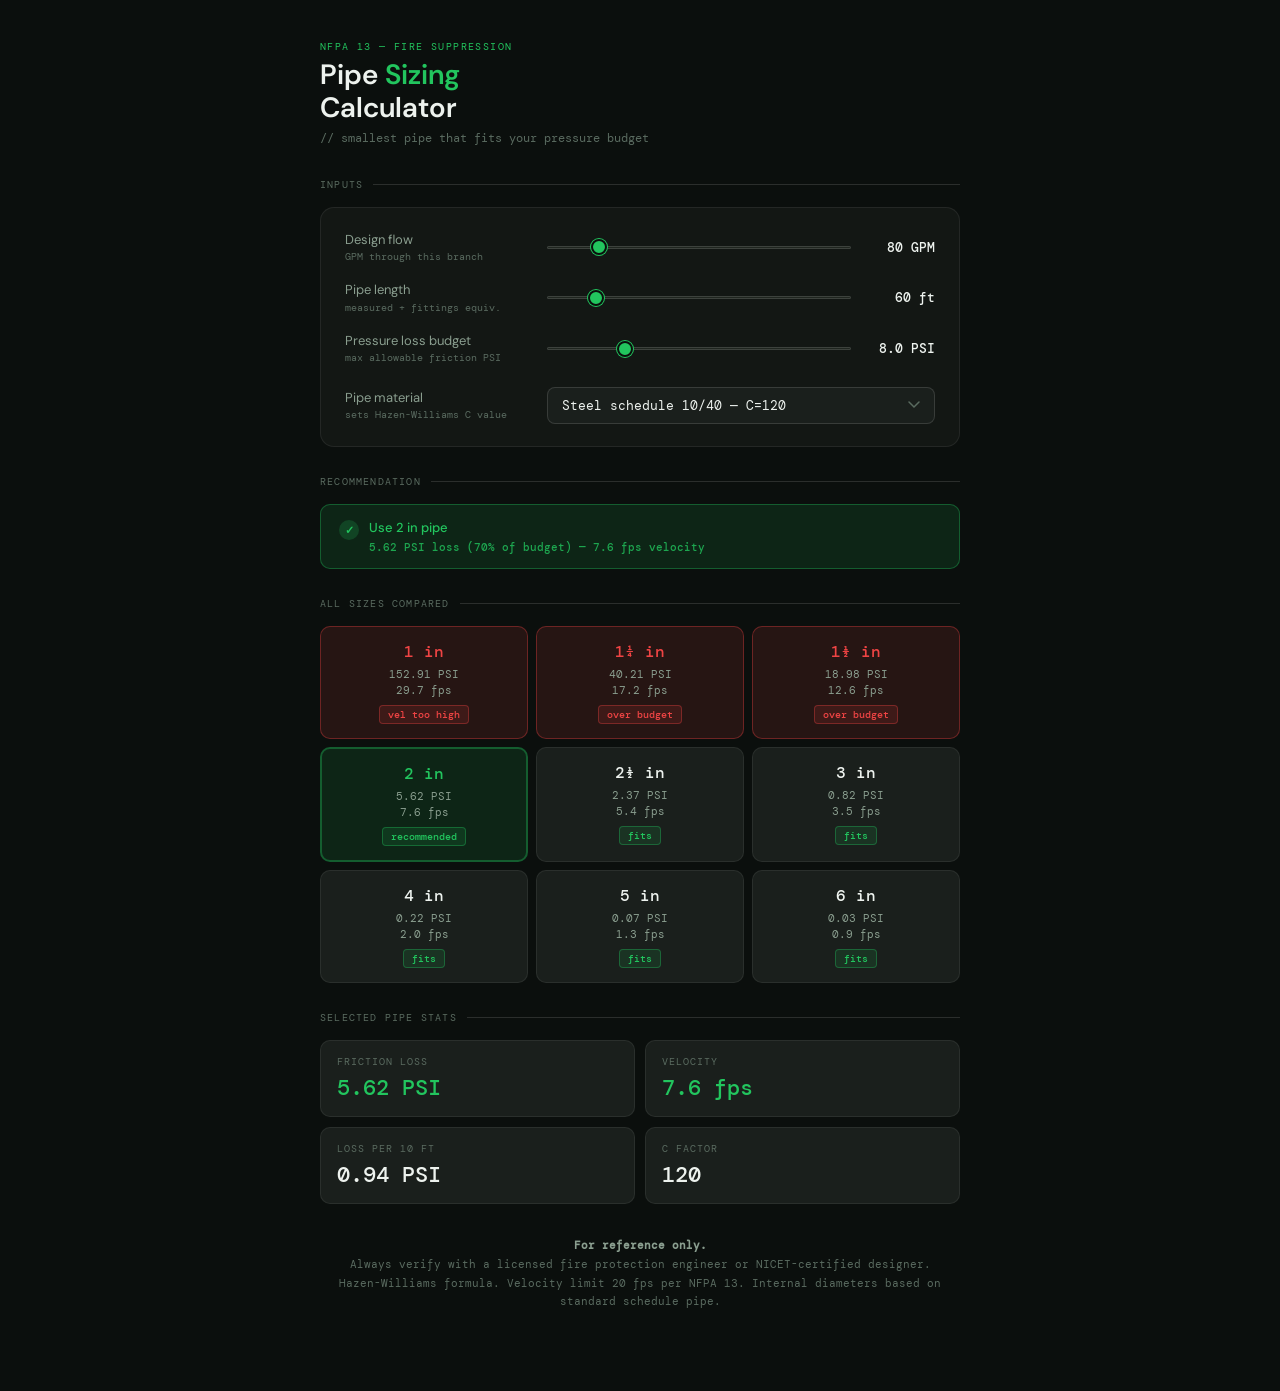
<file: pipe_sizing_calculator.html>
<!DOCTYPE html>
<html lang="en">
<head>
<meta charset="UTF-8">
<meta name="viewport" content="width=device-width, initial-scale=1.0">
<title>Fire Sprinkler — Pipe Sizing Calculator</title>
<link href="https://fonts.googleapis.com/css2?family=DM+Mono:wght@400;500&family=DM+Sans:wght@400;500;600&display=swap" rel="stylesheet">
<style>
  *, *::before, *::after { box-sizing: border-box; margin: 0; padding: 0; }

  :root {
    --bg: #0b0f0d;
    --surface: #131714;
    --surface2: #1a1f1c;
    --surface3: #202620;
    --border: rgba(255,255,255,0.07);
    --border2: rgba(255,255,255,0.13);
    --green: #22c55e;
    --green-dim: rgba(34,197,94,0.12);
    --green-border: rgba(34,197,94,0.35);
    --amber: #f59e0b;
    --amber-dim: rgba(245,158,11,0.12);
    --amber-border: rgba(245,158,11,0.35);
    --red: #ef4444;
    --red-dim: rgba(239,68,68,0.12);
    --red-border: rgba(239,68,68,0.35);
    --text: #edf2ee;
    --muted: #5a6b60;
    --muted2: #8a9e8f;
    --mono: 'DM Mono', monospace;
    --sans: 'DM Sans', sans-serif;
  }

  body {
    background: var(--bg);
    color: var(--text);
    font-family: var(--sans);
    min-height: 100vh;
    padding: 2.5rem 1rem 5rem;
    display: flex;
    justify-content: center;
  }

  .wrap { width: 100%; max-width: 640px; }

  .eyebrow {
    font-family: var(--mono);
    font-size: 10px;
    letter-spacing: .14em;
    color: var(--green);
    text-transform: uppercase;
    margin-bottom: .4rem;
  }

  h1 { font-size: 28px; font-weight: 600; line-height: 1.15; }
  h1 span { color: var(--green); }
  .subtitle { font-family: var(--mono); font-size: 12px; color: var(--muted); margin-top: .4rem; margin-bottom: 2rem; }

  .sec {
    font-family: var(--mono);
    font-size: 10px;
    letter-spacing: .12em;
    text-transform: uppercase;
    color: var(--muted);
    margin: 1.75rem 0 1rem;
    display: flex;
    align-items: center;
    gap: 10px;
  }
  .sec::after { content:''; flex:1; height:1px; background: var(--border2); }

  .card {
    background: var(--surface);
    border: 1px solid var(--border);
    border-radius: 14px;
    padding: 1.4rem 1.5rem;
    margin-bottom: .75rem;
  }

  .row { display:flex; align-items:center; gap:12px; margin-bottom:1.1rem; }
  .row:last-child { margin-bottom:0; }
  .lbl { font-size:13px; color:var(--muted2); width:190px; flex-shrink:0; line-height:1.4; }
  .lbl small { display:block; font-family:var(--mono); font-size:10px; color:var(--muted); margin-top:1px; }
  .val { font-family:var(--mono); font-size:13px; font-weight:500; min-width:72px; text-align:right; color:var(--text); }

  input[type="range"] {
    flex:1; appearance:none; -webkit-appearance:none;
    height:3px; background:var(--surface3); border-radius:2px;
    outline:none; cursor:pointer; border:1px solid var(--border2);
  }
  input[type="range"]::-webkit-slider-thumb {
    -webkit-appearance:none; width:16px; height:16px; border-radius:50%;
    background:var(--green); cursor:pointer; border:2px solid var(--bg);
    box-shadow:0 0 0 1px var(--green);
  }
  input[type="range"]::-moz-range-thumb {
    width:16px; height:16px; border-radius:50%;
    background:var(--green); cursor:pointer; border:2px solid var(--bg);
  }

  select {
    width:100%; font-family:var(--mono); font-size:13px; padding:9px 14px;
    background:var(--surface2); color:var(--text);
    border:1px solid var(--border2); border-radius:8px;
    outline:none; cursor:pointer; appearance:none; -webkit-appearance:none;
    background-image:url("data:image/svg+xml,%3Csvg xmlns='http://www.w3.org/2000/svg' width='12' height='8' viewBox='0 0 12 8'%3E%3Cpath d='M1 1l5 5 5-5' stroke='%235a6b60' stroke-width='1.5' fill='none' stroke-linecap='round'/%3E%3C/svg%3E");
    background-repeat:no-repeat; background-position:right 14px center; margin-top:.25rem;
  }
  select:focus { border-color:var(--green); }

  /* pipe grid */
  .pipe-grid {
    display: grid;
    grid-template-columns: repeat(3, minmax(0, 1fr));
    gap: 8px;
    margin: .5rem 0 1rem;
  }

  .pipe-card {
    background: var(--surface2);
    border: 1px solid var(--border);
    border-radius: 10px;
    padding: 14px 10px;
    text-align: center;
  }

  .pipe-card.selected {
    border: 2px solid var(--green-border);
    background: var(--green-dim);
  }

  .pipe-card.over {
    border-color: var(--red-border);
    background: var(--red-dim);
  }

  .pipe-card.tight {
    border-color: var(--amber-border);
    background: var(--amber-dim);
  }

  .pipe-dia {
    font-family: var(--mono);
    font-size: 16px;
    font-weight: 500;
    color: var(--text);
    margin-bottom: 5px;
  }
  .pipe-card.selected .pipe-dia { color: var(--green); }
  .pipe-card.over .pipe-dia { color: var(--red); }
  .pipe-card.tight .pipe-dia { color: var(--amber); }

  .pipe-stat { font-family: var(--mono); font-size: 11px; color: var(--muted2); margin-top: 2px; }

  .pipe-badge {
    display: inline-block;
    font-family: var(--mono);
    font-size: 10px;
    font-weight: 500;
    padding: 2px 8px;
    border-radius: 4px;
    margin-top: 8px;
  }
  .badge-ok  { background: var(--green-dim);  color: var(--green); border: 1px solid var(--green-border); }
  .badge-warn{ background: var(--amber-dim);  color: var(--amber); border: 1px solid var(--amber-border); }
  .badge-bad { background: var(--red-dim);    color: var(--red);   border: 1px solid var(--red-border); }

  /* metrics */
  .metrics { display:grid; grid-template-columns:repeat(2,minmax(0,1fr)); gap:10px; margin:1rem 0; }
  .m { background:var(--surface2); border:1px solid var(--border); border-radius:10px; padding:14px 16px; }
  .m-lbl { font-family:var(--mono); font-size:10px; letter-spacing:.1em; text-transform:uppercase; color:var(--muted); margin-bottom:5px; }
  .m-val { font-family:var(--mono); font-size:22px; font-weight:500; color:var(--text); }
  .m-val.ok  { color:var(--green); }
  .m-val.warn{ color:var(--amber); }
  .m-val.bad { color:var(--red); }

  /* recommendation */
  .rec-box {
    border-radius: 10px;
    padding: 14px 18px;
    font-size: 13px;
    font-weight: 500;
    margin-bottom: 1rem;
    display: flex;
    align-items: flex-start;
    gap: 10px;
    background: var(--green-dim);
    border: 1px solid var(--green-border);
    color: var(--green);
  }
  .rec-box.warn {
    background: var(--amber-dim);
    border-color: var(--amber-border);
    color: var(--amber);
  }
  .rec-icon {
    width: 20px; height: 20px; border-radius: 50%;
    display: flex; align-items: center; justify-content: center;
    font-size: 11px; font-weight: 700; flex-shrink: 0; margin-top: 1px;
    background: rgba(34,197,94,0.2);
  }
  .rec-box.warn .rec-icon { background: rgba(245,158,11,0.2); }
  .rec-detail { font-family: var(--mono); font-size: 11px; opacity: .8; margin-top: 4px; }

  footer { margin-top:2rem; font-family:var(--mono); font-size:11px; color:var(--muted); text-align:center; line-height:1.7; }
  footer strong { color:var(--muted2); }
</style>
</head>
<body>
<div class="wrap">

  <header>
    <p class="eyebrow">NFPA 13 — Fire Suppression</p>
    <h1>Pipe <span>Sizing</span><br>Calculator</h1>
    <p class="subtitle">// smallest pipe that fits your pressure budget</p>
  </header>

  <div class="sec">Inputs</div>
  <div class="card">
    <div class="row">
      <span class="lbl">Design flow<small>GPM through this branch</small></span>
      <input type="range" id="flow" min="5" max="500" value="80" step="5">
      <span class="val" id="flow-out">80 GPM</span>
    </div>
    <div class="row">
      <span class="lbl">Pipe length<small>measured + fittings equiv.</small></span>
      <input type="range" id="plen" min="5" max="400" value="60" step="5">
      <span class="val" id="plen-out">60 ft</span>
    </div>
    <div class="row">
      <span class="lbl">Pressure loss budget<small>max allowable friction PSI</small></span>
      <input type="range" id="budget" min="1" max="30" value="8" step="0.5">
      <span class="val" id="budget-out">8.0 PSI</span>
    </div>
    <div class="row" style="flex-wrap:wrap;align-items:flex-start;margin-bottom:0">
      <span class="lbl" style="padding-top:6px">Pipe material<small>sets Hazen-Williams C value</small></span>
      <div style="flex:1">
        <select id="material">
          <option value="120" selected>Steel schedule 10/40 — C=120</option>
          <option value="140">Copper — C=140</option>
          <option value="150">CPVC — C=150</option>
          <option value="100">Galvanized steel — C=100</option>
        </select>
      </div>
    </div>
  </div>

  <div class="sec">Recommendation</div>
  <div class="rec-box" id="rec-box">
    <div class="rec-icon" id="rec-icon">✓</div>
    <div>
      <div id="rec-msg">—</div>
      <div class="rec-detail" id="rec-detail"></div>
    </div>
  </div>

  <div class="sec">All sizes compared</div>
  <div class="pipe-grid" id="pipe-grid"></div>

  <div class="sec">Selected pipe stats</div>
  <div class="metrics">
    <div class="m"><p class="m-lbl">Friction loss</p><p class="m-val" id="loss-val">—</p></div>
    <div class="m"><p class="m-lbl">Velocity</p><p class="m-val" id="vel-val">—</p></div>
    <div class="m"><p class="m-lbl">Loss per 10 ft</p><p class="m-val" id="loss-ft">—</p></div>
    <div class="m"><p class="m-lbl">C factor</p><p class="m-val" id="c-val">—</p></div>
  </div>

  <footer>
    <strong>For reference only.</strong><br>
    Always verify with a licensed fire protection engineer or NICET-certified designer.<br>
    Hazen-Williams formula. Velocity limit 20 fps per NFPA 13. Internal diameters based on standard schedule pipe.
  </footer>

</div>

<script>
const $ = id => document.getElementById(id);

const PIPES = [
  { label: '1 in',   dia: 1.049 },
  { label: '1¼ in',  dia: 1.380 },
  { label: '1½ in',  dia: 1.610 },
  { label: '2 in',   dia: 2.067 },
  { label: '2½ in',  dia: 2.469 },
  { label: '3 in',   dia: 3.068 },
  { label: '4 in',   dia: 4.026 },
  { label: '5 in',   dia: 5.047 },
  { label: '6 in',   dia: 6.065 },
];

function hazen(Q, D, C, L) {
  return 6.817 * (L / Math.pow(C, 1.852)) * (Math.pow(Q, 1.852) / Math.pow(D, 4.8704));
}

function velocity(Q, D) {
  return (0.4085 * Q) / (D * D);
}

function calc() {
  const Q      = +$('flow').value;
  const L      = +$('plen').value;
  const budget = +$('budget').value;
  const C      = +$('material').value;

  $('flow-out').textContent   = Q + ' GPM';
  $('plen-out').textContent   = L + ' ft';
  $('budget-out').textContent = budget.toFixed(1) + ' PSI';
  $('c-val').textContent      = C;

  const results = PIPES.map(p => ({
    loss: hazen(Q, p.dia, C, L),
    vel:  velocity(Q, p.dia),
  }));

  // recommended = smallest pipe within budget AND velocity <= 20 fps
  let recIdx = results.findIndex(r => r.loss <= budget && r.vel <= 20);
  if (recIdx === -1) recIdx = PIPES.length - 1;

  const rec = results[recIdx];

  $('loss-val').textContent = rec.loss.toFixed(2) + ' PSI';
  $('vel-val').textContent  = rec.vel.toFixed(1)  + ' fps';
  $('loss-ft').textContent  = ((rec.loss / L) * 10).toFixed(2) + ' PSI';

  $('loss-val').className = 'm-val ' + (rec.loss <= budget ? 'ok' : rec.loss <= budget * 1.2 ? 'warn' : 'bad');
  $('vel-val').className  = 'm-val ' + (rec.vel  <= 15    ? 'ok' : rec.vel  <= 20            ? 'warn' : 'bad');

  // recommendation box
  const rb = $('rec-box'), ri = $('rec-icon');
  const rm = $('rec-msg'), rd = $('rec-detail');

  if (rec.loss <= budget && rec.vel <= 20) {
    rb.className = 'rec-box';
    ri.textContent = '✓';
    rm.textContent = 'Use ' + PIPES[recIdx].label + ' pipe';
    rd.textContent = rec.loss.toFixed(2) + ' PSI loss (' + Math.round(rec.loss / budget * 100) + '% of budget) — ' + rec.vel.toFixed(1) + ' fps velocity';
  } else {
    rb.className = 'rec-box warn';
    ri.textContent = '!';
    rm.textContent = 'No standard size fits within budget';
    rd.textContent = 'Increase pressure budget, shorten the run, or split into parallel branches';
  }

  // pipe grid
  const grid = $('pipe-grid');
  grid.innerHTML = '';

  PIPES.forEach((p, i) => {
    const r = results[i];
    const isRec  = i === recIdx && rec.loss <= budget && rec.vel <= 20;
    const isOver = r.loss > budget || r.vel > 20;
    const isTight = !isOver && r.loss > budget * 0.85;

    let cardClass = 'pipe-card';
    if (isRec)        cardClass += ' selected';
    else if (isOver)  cardClass += ' over';
    else if (isTight) cardClass += ' tight';

    let badgeClass = 'badge-ok';
    let badgeText  = 'fits';
    if (r.vel > 20)           { badgeClass = 'badge-bad';  badgeText = 'vel too high'; }
    else if (r.loss > budget) { badgeClass = 'badge-bad';  badgeText = 'over budget'; }
    else if (isTight)         { badgeClass = 'badge-warn'; badgeText = 'tight fit'; }
    else if (isRec)           { badgeClass = 'badge-ok';   badgeText = 'recommended'; }

    const card = document.createElement('div');
    card.className = cardClass;
    card.innerHTML =
      '<div class="pipe-dia">' + p.label + '</div>' +
      '<div class="pipe-stat">' + r.loss.toFixed(2) + ' PSI</div>' +
      '<div class="pipe-stat">' + r.vel.toFixed(1)  + ' fps</div>' +
      '<span class="pipe-badge ' + badgeClass + '">' + badgeText + '</span>';
    grid.appendChild(card);
  });
}

['flow', 'plen', 'budget'].forEach(id => $(id).addEventListener('input', calc));
$('material').addEventListener('change', calc);
window.addEventListener('resize', calc);
calc();
</script>
</body>
</html>
</file>
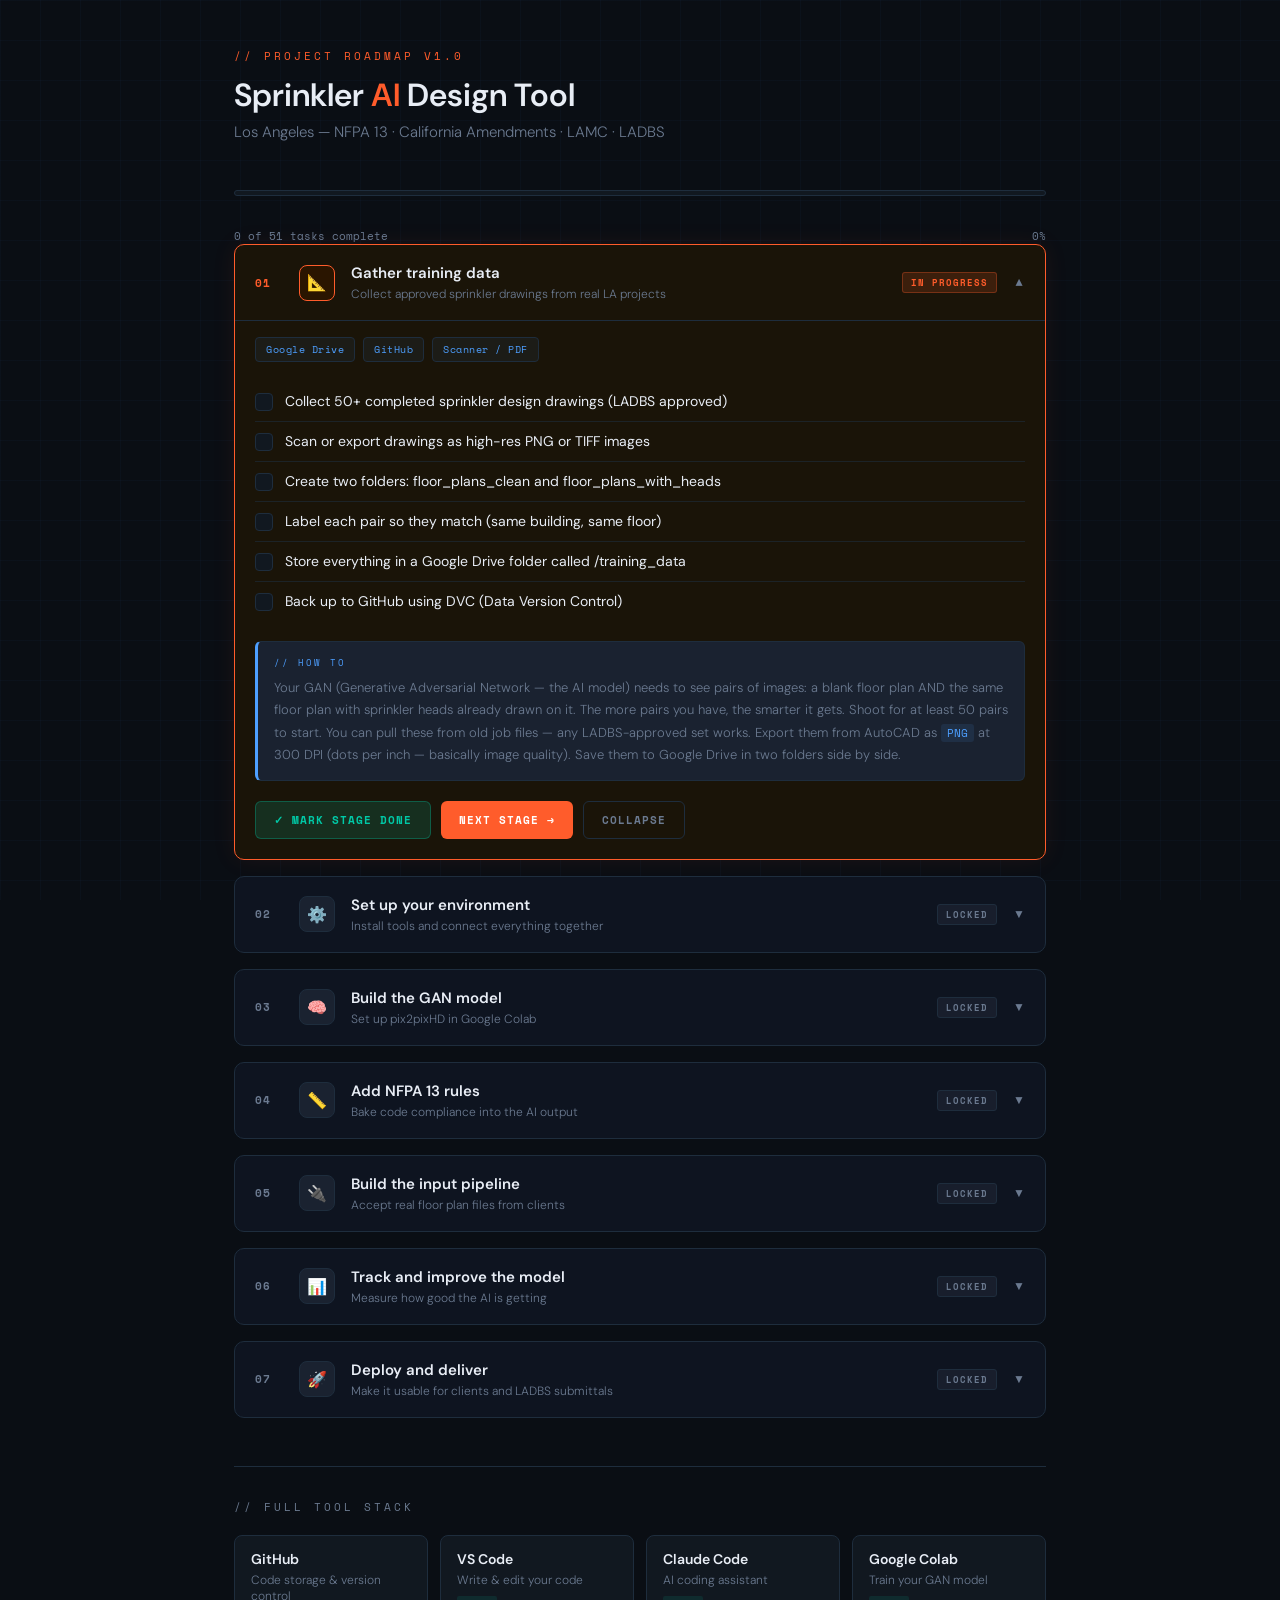
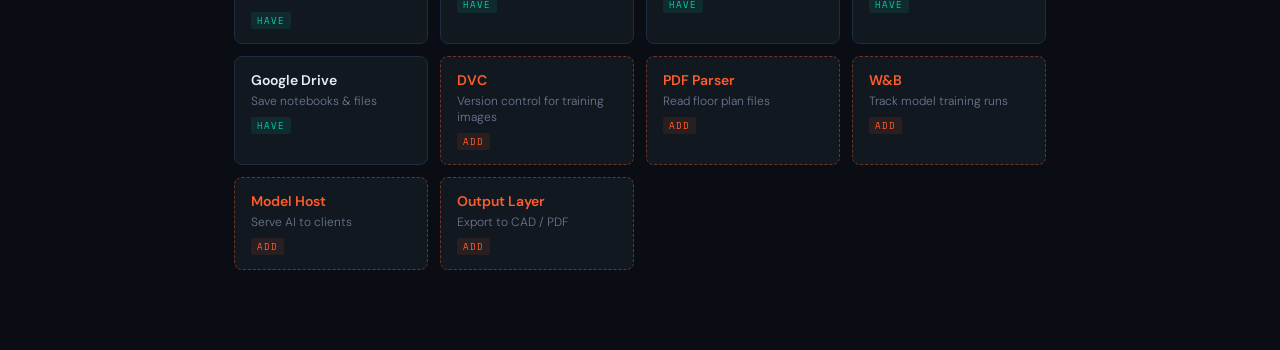
<file: sprinkler_ai_roadmap.html>
<!DOCTYPE html>
<html lang="en">
<head>
<meta charset="UTF-8">
<meta name="viewport" content="width=device-width, initial-scale=1.0">
<title>Sprinkler AI — Project Roadmap</title>
<link href="https://fonts.googleapis.com/css2?family=Space+Mono:wght@400;700&family=DM+Sans:wght@300;400;500;600&display=swap" rel="stylesheet">
<style>
  :root {
    --bg: #0a0e14;
    --bg2: #111820;
    --bg3: #1a2230;
    --accent: #ff5c2b;
    --accent2: #00c9a7;
    --accent3: #4d9fff;
    --text: #e8edf5;
    --muted: #6b7a90;
    --border: #1e2d3d;
    --done-bg: #0d2a1e;
    --done-border: #00c9a7;
    --active-bg: #1a1408;
    --active-border: #ff5c2b;
    --locked-bg: #0e1420;
    --locked-border: #1e2d3d;
  }

  * { margin: 0; padding: 0; box-sizing: border-box; }

  body {
    background: var(--bg);
    color: var(--text);
    font-family: 'DM Sans', sans-serif;
    min-height: 100vh;
    overflow-x: hidden;
  }

  /* Grid background */
  body::before {
    content: '';
    position: fixed;
    inset: 0;
    background-image:
      linear-gradient(rgba(77,159,255,0.03) 1px, transparent 1px),
      linear-gradient(90deg, rgba(77,159,255,0.03) 1px, transparent 1px);
    background-size: 40px 40px;
    pointer-events: none;
    z-index: 0;
  }

  .container {
    max-width: 860px;
    margin: 0 auto;
    padding: 48px 24px 80px;
    position: relative;
    z-index: 1;
  }

  /* Header */
  .header {
    margin-bottom: 48px;
  }

  .header-tag {
    font-family: 'Space Mono', monospace;
    font-size: 11px;
    letter-spacing: 3px;
    color: var(--accent);
    text-transform: uppercase;
    margin-bottom: 12px;
  }

  .header h1 {
    font-size: 32px;
    font-weight: 600;
    line-height: 1.2;
    color: var(--text);
    margin-bottom: 8px;
  }

  .header h1 span {
    color: var(--accent);
  }

  .header p {
    color: var(--muted);
    font-size: 15px;
    font-weight: 300;
  }

  /* Progress bar */
  .progress-bar-wrap {
    margin: 32px 0;
    background: var(--bg2);
    border: 1px solid var(--border);
    border-radius: 4px;
    overflow: hidden;
    height: 6px;
  }

  .progress-bar-fill {
    height: 100%;
    background: linear-gradient(90deg, var(--accent2), var(--accent3));
    border-radius: 4px;
    transition: width 0.5s ease;
  }

  .progress-label {
    font-family: 'Space Mono', monospace;
    font-size: 11px;
    color: var(--muted);
    margin-top: 8px;
    display: flex;
    justify-content: space-between;
  }

  /* Stage */
  .stage {
    margin-bottom: 16px;
    border: 1px solid var(--locked-border);
    border-radius: 10px;
    background: var(--locked-bg);
    overflow: hidden;
    transition: all 0.3s ease;
  }

  .stage.done {
    border-color: var(--done-border);
    background: var(--done-bg);
  }

  .stage.active {
    border-color: var(--active-border);
    background: var(--active-bg);
    box-shadow: 0 0 24px rgba(255,92,43,0.08);
  }

  .stage-header {
    display: flex;
    align-items: center;
    gap: 16px;
    padding: 18px 20px;
    cursor: pointer;
    user-select: none;
  }

  .stage-num {
    font-family: 'Space Mono', monospace;
    font-size: 11px;
    font-weight: 700;
    color: var(--muted);
    min-width: 28px;
    letter-spacing: 1px;
  }

  .stage.done .stage-num { color: var(--accent2); }
  .stage.active .stage-num { color: var(--accent); }

  .stage-icon {
    width: 36px;
    height: 36px;
    border-radius: 8px;
    display: flex;
    align-items: center;
    justify-content: center;
    font-size: 16px;
    background: var(--bg3);
    border: 1px solid var(--border);
    flex-shrink: 0;
  }

  .stage.done .stage-icon { background: #0a2e1f; border-color: var(--done-border); }
  .stage.active .stage-icon { background: #2a1500; border-color: var(--active-border); }

  .stage-info { flex: 1; }

  .stage-title {
    font-size: 15px;
    font-weight: 600;
    color: var(--text);
    margin-bottom: 3px;
  }

  .stage-sub {
    font-size: 12px;
    color: var(--muted);
    font-weight: 300;
  }

  .stage-badges {
    display: flex;
    gap: 6px;
    align-items: center;
    flex-shrink: 0;
  }

  .badge {
    font-family: 'Space Mono', monospace;
    font-size: 9px;
    letter-spacing: 1px;
    padding: 3px 8px;
    border-radius: 3px;
    text-transform: uppercase;
    font-weight: 700;
  }

  .badge-done { background: rgba(0,201,167,0.15); color: var(--accent2); border: 1px solid rgba(0,201,167,0.3); }
  .badge-active { background: rgba(255,92,43,0.15); color: var(--accent); border: 1px solid rgba(255,92,43,0.3); }
  .badge-locked { background: rgba(107,122,144,0.1); color: var(--muted); border: 1px solid var(--border); }

  .chevron {
    color: var(--muted);
    font-size: 12px;
    transition: transform 0.3s ease;
    flex-shrink: 0;
  }

  .stage.open .chevron { transform: rotate(180deg); }

  /* Stage body */
  .stage-body {
    display: none;
    padding: 0 20px 20px;
    border-top: 1px solid var(--border);
  }

  .stage.open .stage-body { display: block; }

  /* Tools row */
  .tools-row {
    display: flex;
    flex-wrap: wrap;
    gap: 8px;
    margin: 16px 0 20px;
  }

  .tool-chip {
    font-family: 'Space Mono', monospace;
    font-size: 10px;
    padding: 4px 10px;
    border-radius: 4px;
    border: 1px solid var(--border);
    color: var(--accent3);
    background: rgba(77,159,255,0.06);
    letter-spacing: 0.5px;
  }

  /* Checklist */
  .checklist {
    list-style: none;
    margin-bottom: 20px;
  }

  .checklist li {
    display: flex;
    align-items: flex-start;
    gap: 12px;
    padding: 10px 0;
    border-bottom: 1px solid rgba(30,45,61,0.6);
    font-size: 14px;
    color: var(--text);
    cursor: pointer;
    transition: color 0.2s;
  }

  .checklist li:last-child { border-bottom: none; }
  .checklist li:hover { color: #fff; }

  .checklist li.checked { color: var(--muted); text-decoration: line-through; }

  .check-box {
    width: 18px;
    height: 18px;
    border-radius: 4px;
    border: 1px solid var(--border);
    background: var(--bg2);
    display: flex;
    align-items: center;
    justify-content: center;
    flex-shrink: 0;
    margin-top: 1px;
    transition: all 0.2s;
    font-size: 10px;
  }

  .checklist li.checked .check-box {
    background: var(--accent2);
    border-color: var(--accent2);
    color: #fff;
  }

  /* How-to box */
  .howto {
    background: var(--bg3);
    border: 1px solid var(--border);
    border-left: 3px solid var(--accent3);
    border-radius: 6px;
    padding: 14px 16px;
    margin-top: 4px;
  }

  .howto-label {
    font-family: 'Space Mono', monospace;
    font-size: 9px;
    letter-spacing: 2px;
    color: var(--accent3);
    text-transform: uppercase;
    margin-bottom: 8px;
  }

  .howto p {
    font-size: 13px;
    color: var(--muted);
    line-height: 1.7;
    font-weight: 300;
  }

  .howto code {
    font-family: 'Space Mono', monospace;
    font-size: 11px;
    background: rgba(77,159,255,0.1);
    color: var(--accent3);
    padding: 1px 6px;
    border-radius: 3px;
  }

  /* Nav buttons */
  .nav-row {
    display: flex;
    gap: 10px;
    margin-top: 20px;
  }

  .btn {
    font-family: 'Space Mono', monospace;
    font-size: 11px;
    letter-spacing: 1px;
    padding: 10px 18px;
    border-radius: 6px;
    border: none;
    cursor: pointer;
    text-transform: uppercase;
    font-weight: 700;
    transition: all 0.2s;
  }

  .btn-primary {
    background: var(--accent);
    color: #fff;
  }
  .btn-primary:hover { background: #ff7a50; }

  .btn-secondary {
    background: transparent;
    color: var(--muted);
    border: 1px solid var(--border);
  }
  .btn-secondary:hover { color: var(--text); border-color: var(--muted); }

  .btn-done {
    background: rgba(0,201,167,0.15);
    color: var(--accent2);
    border: 1px solid rgba(0,201,167,0.3);
  }
  .btn-done:hover { background: rgba(0,201,167,0.25); }

  /* Diagram section */
  .diagram-section {
    margin-top: 48px;
    padding-top: 32px;
    border-top: 1px solid var(--border);
  }

  .diagram-label {
    font-family: 'Space Mono', monospace;
    font-size: 11px;
    letter-spacing: 3px;
    color: var(--muted);
    text-transform: uppercase;
    margin-bottom: 20px;
  }

  .tool-grid {
    display: grid;
    grid-template-columns: repeat(auto-fill, minmax(180px, 1fr));
    gap: 12px;
  }

  .tool-card {
    background: var(--bg2);
    border: 1px solid var(--border);
    border-radius: 8px;
    padding: 14px 16px;
    transition: all 0.2s;
  }

  .tool-card:hover { border-color: var(--accent3); background: var(--bg3); }

  .tool-card.missing {
    border-style: dashed;
    border-color: rgba(255,92,43,0.4);
  }

  .tool-card .tc-name {
    font-size: 14px;
    font-weight: 600;
    color: var(--text);
    margin-bottom: 4px;
  }

  .tool-card.missing .tc-name { color: var(--accent); }

  .tool-card .tc-desc {
    font-size: 12px;
    color: var(--muted);
    font-weight: 300;
  }

  .tool-card .tc-tag {
    display: inline-block;
    margin-top: 8px;
    font-family: 'Space Mono', monospace;
    font-size: 9px;
    letter-spacing: 1px;
    padding: 2px 6px;
    border-radius: 2px;
    text-transform: uppercase;
  }

  .tc-tag-have { background: rgba(0,201,167,0.1); color: var(--accent2); }
  .tc-tag-need { background: rgba(255,92,43,0.1); color: var(--accent); }

  @media (max-width: 600px) {
    .header h1 { font-size: 24px; }
    .stage-badges { display: none; }
    .tool-grid { grid-template-columns: 1fr 1fr; }
  }
</style>
</head>
<body>
<div class="container">

  <div class="header">
    <div class="header-tag">// project roadmap v1.0</div>
    <h1>Sprinkler <span>AI</span> Design Tool</h1>
    <p>Los Angeles — NFPA 13 · California Amendments · LAMC · LADBS</p>
  </div>

  <div class="progress-bar-wrap">
    <div class="progress-bar-fill" id="progressFill" style="width: 0%"></div>
  </div>
  <div class="progress-label">
    <span id="progressText">0 of 0 tasks complete</span>
    <span id="progressPct">0%</span>
  </div>

  <div id="stages"></div>

  <!-- Tool map -->
  <div class="diagram-section">
    <div class="diagram-label">// full tool stack</div>
    <div class="tool-grid">
      <div class="tool-card">
        <div class="tc-name">GitHub</div>
        <div class="tc-desc">Code storage &amp; version control</div>
        <span class="tc-tag tc-tag-have">Have</span>
      </div>
      <div class="tool-card">
        <div class="tc-name">VS Code</div>
        <div class="tc-desc">Write &amp; edit your code</div>
        <span class="tc-tag tc-tag-have">Have</span>
      </div>
      <div class="tool-card">
        <div class="tc-name">Claude Code</div>
        <div class="tc-desc">AI coding assistant</div>
        <span class="tc-tag tc-tag-have">Have</span>
      </div>
      <div class="tool-card">
        <div class="tc-name">Google Colab</div>
        <div class="tc-desc">Train your GAN model</div>
        <span class="tc-tag tc-tag-have">Have</span>
      </div>
      <div class="tool-card">
        <div class="tc-name">Google Drive</div>
        <div class="tc-desc">Save notebooks &amp; files</div>
        <span class="tc-tag tc-tag-have">Have</span>
      </div>
      <div class="tool-card missing">
        <div class="tc-name">DVC</div>
        <div class="tc-desc">Version control for training images</div>
        <span class="tc-tag tc-tag-need">Add</span>
      </div>
      <div class="tool-card missing">
        <div class="tc-name">PDF Parser</div>
        <div class="tc-desc">Read floor plan files</div>
        <span class="tc-tag tc-tag-need">Add</span>
      </div>
      <div class="tool-card missing">
        <div class="tc-name">W&amp;B</div>
        <div class="tc-desc">Track model training runs</div>
        <span class="tc-tag tc-tag-need">Add</span>
      </div>
      <div class="tool-card missing">
        <div class="tc-name">Model Host</div>
        <div class="tc-desc">Serve AI to clients</div>
        <span class="tc-tag tc-tag-need">Add</span>
      </div>
      <div class="tool-card missing">
        <div class="tc-name">Output Layer</div>
        <div class="tc-desc">Export to CAD / PDF</div>
        <span class="tc-tag tc-tag-need">Add</span>
      </div>
    </div>
  </div>

</div>

<script>
const stagesData = [
  {
    id: 1,
    icon: '📐',
    title: 'Gather training data',
    sub: 'Collect approved sprinkler drawings from real LA projects',
    status: 'active',
    tools: ['Google Drive', 'GitHub', 'Scanner / PDF'],
    tasks: [
      'Collect 50+ completed sprinkler design drawings (LADBS approved)',
      'Scan or export drawings as high-res PNG or TIFF images',
      'Create two folders: floor_plans_clean and floor_plans_with_heads',
      'Label each pair so they match (same building, same floor)',
      'Store everything in a Google Drive folder called /training_data',
      'Back up to GitHub using DVC (Data Version Control)',
    ],
    howto: `Your GAN (Generative Adversarial Network — the AI model) needs to see pairs of images: a blank floor plan AND the same floor plan with sprinkler heads already drawn on it. The more pairs you have, the smarter it gets. Shoot for at least 50 pairs to start. You can pull these from old job files — any LADBS-approved set works. Export them from AutoCAD as <code>PNG</code> at 300 DPI (dots per inch — basically image quality). Save them to Google Drive in two folders side by side.`
  },
  {
    id: 2,
    icon: '⚙️',
    title: 'Set up your environment',
    sub: 'Install tools and connect everything together',
    status: 'locked',
    tools: ['VS Code', 'GitHub Desktop', 'Google Colab', 'Python'],
    tasks: [
      'Install VS Code on your computer',
      'Install GitHub Desktop and connect to your GitHub account',
      'Install Python 3.10 or later on your computer',
      'Create a new GitHub repo called sprinkler-ai',
      'Clone that repo to your computer using GitHub Desktop',
      'Open the repo folder in VS Code',
      'Install DVC with: pip install dvc',
      'Connect Google Colab to your Google Drive',
    ],
    howto: `Think of this stage as setting up your workshop before you start building. VS Code is your workbench. GitHub is your filing cabinet. Google Colab is your heavy-duty power tool (it uses Google's computers to train the AI so your laptop doesn't have to). All three need to talk to each other. The connection happens through your GitHub repo — both VS Code and Colab can read and write to it. When you run <code>git clone</code> in VS Code, it downloads your GitHub repo to your computer so you can work on it locally.`
  },
  {
    id: 3,
    icon: '🧠',
    title: 'Build the GAN model',
    sub: 'Set up pix2pixHD in Google Colab',
    status: 'locked',
    tools: ['Google Colab', 'pix2pixHD', 'PyTorch', 'GitHub'],
    tasks: [
      'Open Google Colab and connect to a GPU (Graphics Processing Unit — fast computer chip for AI)',
      'Clone the pix2pixHD repo from GitHub into Colab',
      'Mount your Google Drive so Colab can see your training images',
      'Resize all training images to 512x512 pixels',
      'Run the data loader to check your image pairs load correctly',
      'Set NFPA 13 sprinkler spacing rules as training constraints',
      'Start your first training run (start with 50 epochs — passes through the data)',
      'Save model checkpoints to Google Drive every 10 epochs',
    ],
    howto: `pix2pixHD is a ready-made AI framework (a pre-built toolkit) that learns to translate one type of image into another. You're teaching it: "when you see THIS floor plan, put sprinkler heads HERE." In Colab, you get free access to a GPU (Graphics Processing Unit) which is way faster than a regular computer for this kind of work. An epoch is one full pass through all your training images — like reading a textbook once. You'll need many passes before the AI gets good. Save checkpoints (snapshots of progress) so you don't lose work if Colab times out.`
  },
  {
    id: 4,
    icon: '📏',
    title: 'Add NFPA 13 rules',
    sub: 'Bake code compliance into the AI output',
    status: 'locked',
    tools: ['VS Code', 'Python', 'Claude Code', 'NFPA 13 standard'],
    tasks: [
      'Write a Python function that checks max sprinkler spacing (15 ft standard hazard)',
      'Write a function that checks min distance from walls (4 inches)',
      'Add California Title 19 amendment checks',
      'Add LAMC (Los Angeles Municipal Code) obstruction rules',
      'Build a post-processing step that flags violations in red',
      'Write unit tests for each rule (small tests that check one thing at a time)',
      'Test against 5 known-good approved drawings to verify',
    ],
    howto: `The AI alone won't know the difference between a legal and illegal sprinkler placement — it just copies patterns. You need to write a separate set of rules in Python that double-checks the AI's output. Think of it like a spell-checker but for code compliance. After the AI places heads, your rules script runs over the drawing and says "this one is too close to that beam" or "this zone needs one more head." Claude Code is great for helping you write these checking functions — just paste in the relevant NFPA 13 section and ask it to turn it into code.`
  },
  {
    id: 5,
    icon: '🔌',
    title: 'Build the input pipeline',
    sub: 'Accept real floor plan files from clients',
    status: 'locked',
    tools: ['Python', 'pdfplumber', 'ezdxf', 'VS Code'],
    tasks: [
      'Install pdfplumber: pip install pdfplumber',
      'Install ezdxf for AutoCAD files: pip install ezdxf',
      'Write a script that converts PDF floor plans to PNG images',
      'Write a script that converts DWG/DXF (AutoCAD) files to PNG',
      'Add image preprocessing: resize, clean up noise, normalize colors',
      'Test with 10 real client floor plan files',
      'Handle errors gracefully (what if the file is corrupted?)',
    ],
    howto: `Right now your AI only understands images (PNG files). But your clients give you PDFs or AutoCAD DWG files. This stage builds the front door — the part that takes whatever file a client sends and converts it into something the AI can read. <code>pdfplumber</code> is a Python library (a free toolkit) that reads PDFs. <code>ezdxf</code> reads AutoCAD files. Both are free and install in one line. The output is always the same: a clean PNG image that goes into the AI. Think of it like a car wash for dirty input files.`
  },
  {
    id: 6,
    icon: '📊',
    title: 'Track and improve the model',
    sub: 'Measure how good the AI is getting',
    status: 'locked',
    tools: ['Weights & Biases', 'Google Colab', 'Python'],
    tasks: [
      'Create a free account at wandb.ai (Weights & Biases)',
      'Install W&B in Colab: pip install wandb',
      'Add W&B logging to your training script',
      'Track: loss score, spacing accuracy, wall clearance accuracy',
      'Run 3 training experiments with different settings',
      'Compare results in the W&B dashboard',
      'Pick the best model checkpoint and save it as your v1 model',
    ],
    howto: `W&B (Weights & Biases) is like a scoreboard for your AI training. Every time you run a training session, it automatically records how well the AI is doing and draws charts so you can see improvement over time. Without it, you're flying blind — you'd have no idea if changing a setting made things better or worse. It's free for personal projects. You just add a few lines of code to your Colab notebook and it starts tracking everything automatically. After a few runs you'll be able to see exactly which settings produce the most accurate sprinkler placements.`
  },
  {
    id: 7,
    icon: '🚀',
    title: 'Deploy and deliver',
    sub: 'Make it usable for clients and LADBS submittals',
    status: 'locked',
    tools: ['Hugging Face Spaces', 'Python', 'ezdxf', 'Gradio'],
    tasks: [
      'Create a free Hugging Face account at huggingface.co',
      'Upload your trained model to Hugging Face',
      'Build a simple web UI using Gradio (drag and drop floor plan → get design)',
      'Add export to DXF (AutoCAD) format using ezdxf',
      'Add export to PDF with sprinkler head legend and notes',
      'Add a disclaimer: output must be reviewed by licensed engineer',
      'Test end-to-end with 3 real projects',
      'Share the link with your first test client',
    ],
    howto: `Hugging Face Spaces is like YouTube but for AI apps — it hosts your model for free and gives you a public URL anyone can visit. Gradio is a Python tool that builds a simple drag-and-drop web interface in about 10 lines of code. So your workflow becomes: client uploads floor plan → AI places heads → download as DXF for AutoCAD or PDF for LADBS submittal. The disclaimer is important — you're a professional tool, not a replacement for a licensed engineer. Position it as a first-draft generator that cuts design time by 80%, not as a fully automated stamped drawing.`
  },
];

let checkStates = {};

function getStatus(stage) {
  if (stage.status === 'done') return 'done';
  if (stage.status === 'active') return 'active';
  return 'locked';
}

function getBadge(status) {
  if (status === 'done') return '<span class="badge badge-done">Done</span>';
  if (status === 'active') return '<span class="badge badge-active">In Progress</span>';
  return '<span class="badge badge-locked">Locked</span>';
}

function renderStages() {
  const container = document.getElementById('stages');
  container.innerHTML = stagesData.map((s, idx) => {
    const status = getStatus(s);
    const tasks = s.tasks.map((t, ti) => {
      const key = `${s.id}-${ti}`;
      const checked = checkStates[key] ? 'checked' : '';
      return `<li class="${checked}" onclick="toggleTask('${key}', this)">
        <span class="check-box">${checked ? '✓' : ''}</span>
        <span>${t}</span>
      </li>`;
    }).join('');

    const tools = s.tools.map(t => `<span class="tool-chip">${t}</span>`).join('');

    return `<div class="stage ${status}" id="stage-${s.id}">
      <div class="stage-header" onclick="toggleStage(${s.id})">
        <span class="stage-num">0${s.id}</span>
        <div class="stage-icon">${s.icon}</div>
        <div class="stage-info">
          <div class="stage-title">${s.title}</div>
          <div class="stage-sub">${s.sub}</div>
        </div>
        <div class="stage-badges">${getBadge(status)}</div>
        <span class="chevron">▼</span>
      </div>
      <div class="stage-body">
        <div class="tools-row">${tools}</div>
        <ul class="checklist">${tasks}</ul>
        <div class="howto">
          <div class="howto-label">// how to</div>
          <p>${s.howto}</p>
        </div>
        <div class="nav-row">
          <button class="btn btn-done" onclick="markStageDone(${s.id})">✓ Mark stage done</button>
          ${idx < stagesData.length - 1 ? `<button class="btn btn-primary" onclick="advanceStage(${s.id})">Next stage →</button>` : ''}
          <button class="btn btn-secondary" onclick="toggleStage(${s.id})">Collapse</button>
        </div>
      </div>
    </div>`;
  }).join('');
  updateProgress();
}

function toggleStage(id) {
  const el = document.getElementById(`stage-${id}`);
  el.classList.toggle('open');
}

function toggleTask(key, li) {
  checkStates[key] = !checkStates[key];
  li.classList.toggle('checked', checkStates[key]);
  li.querySelector('.check-box').textContent = checkStates[key] ? '✓' : '';
  updateProgress();
  saveState();
}

function markStageDone(id) {
  const stage = stagesData.find(s => s.id === id);
  stage.status = 'done';
  // mark all tasks checked
  stage.tasks.forEach((_, ti) => { checkStates[`${id}-${ti}`] = true; });
  renderStages();
  saveState();
}

function advanceStage(id) {
  const stage = stagesData.find(s => s.id === id);
  stage.status = 'done';
  stage.tasks.forEach((_, ti) => { checkStates[`${id}-${ti}`] = true; });
  const next = stagesData.find(s => s.id === id + 1);
  if (next && next.status === 'locked') next.status = 'active';
  renderStages();
  // auto-open next
  setTimeout(() => {
    const nextEl = document.getElementById(`stage-${id + 1}`);
    if (nextEl) { nextEl.classList.add('open'); nextEl.scrollIntoView({ behavior: 'smooth', block: 'start' }); }
  }, 100);
  saveState();
}

function updateProgress() {
  let total = 0, done = 0;
  stagesData.forEach(s => {
    s.tasks.forEach((_, ti) => {
      total++;
      if (checkStates[`${s.id}-${ti}`]) done++;
    });
  });
  const pct = total ? Math.round((done / total) * 100) : 0;
  document.getElementById('progressFill').style.width = pct + '%';
  document.getElementById('progressText').textContent = `${done} of ${total} tasks complete`;
  document.getElementById('progressPct').textContent = pct + '%';
}

function saveState() {
  try {
    const state = {
      checks: checkStates,
      stages: stagesData.map(s => ({ id: s.id, status: s.status }))
    };
    localStorage.setItem('sprinkler_ai_roadmap', JSON.stringify(state));
  } catch(e) {}
}

function loadState() {
  try {
    const raw = localStorage.getItem('sprinkler_ai_roadmap');
    if (!raw) return;
    const state = JSON.parse(raw);
    checkStates = state.checks || {};
    if (state.stages) {
      state.stages.forEach(ss => {
        const s = stagesData.find(x => x.id === ss.id);
        if (s) s.status = ss.status;
      });
    }
  } catch(e) {}
}

loadState();
renderStages();
// auto-open active stage
const activeStage = stagesData.find(s => s.status === 'active');
if (activeStage) setTimeout(() => { document.getElementById(`stage-${activeStage.id}`)?.classList.add('open'); }, 100);
</script>
</body>
</html>
</file>
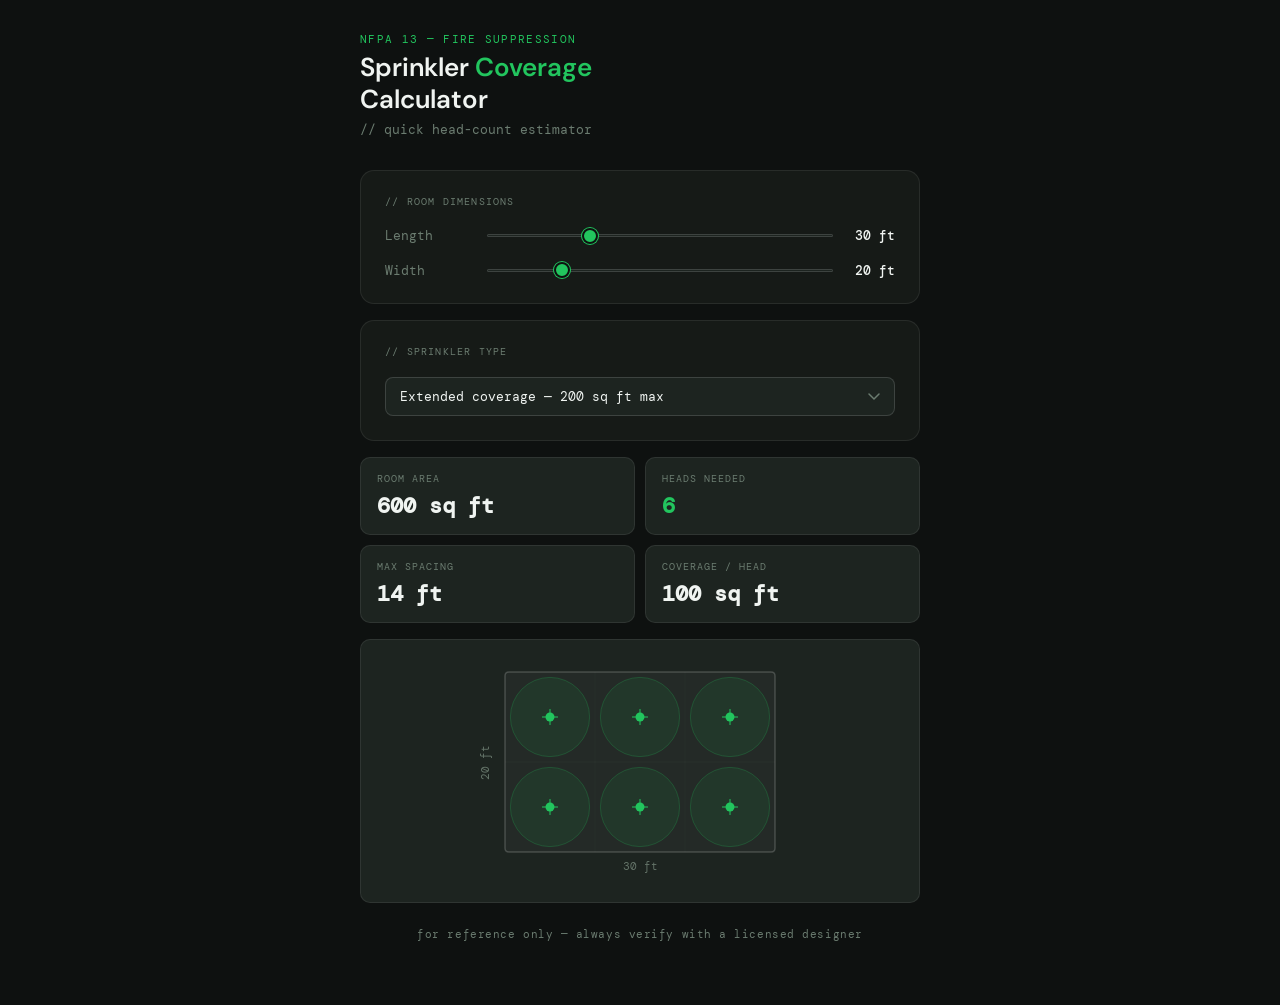
<file: sprinkler_calculator.html>
<!DOCTYPE html>
<html lang="en">
<head>
<meta charset="UTF-8">
<meta name="viewport" content="width=device-width, initial-scale=1.0">
<title>Sprinkler Coverage Calculator</title>
<link href="https://fonts.googleapis.com/css2?family=DM+Mono:wght@400;500&family=DM+Sans:wght@400;500;600&display=swap" rel="stylesheet">
<style>
  *, *::before, *::after { box-sizing: border-box; margin: 0; padding: 0; }

  :root {
    --bg: #0e1110;
    --surface: #161a17;
    --surface2: #1d2420;
    --border: rgba(255,255,255,0.08);
    --border2: rgba(255,255,255,0.14);
    --green: #22c55e;
    --green-dim: rgba(34,197,94,0.15);
    --green-mid: rgba(34,197,94,0.35);
    --amber: #f59e0b;
    --red: #ef4444;
    --text: #f0f4f1;
    --muted: #6b7c70;
    --mono: 'DM Mono', monospace;
    --sans: 'DM Sans', sans-serif;
  }

  body {
    background: var(--bg);
    color: var(--text);
    font-family: var(--sans);
    min-height: 100vh;
    display: flex;
    align-items: flex-start;
    justify-content: center;
    padding: 2rem 1rem 4rem;
  }

  .wrap {
    width: 100%;
    max-width: 560px;
  }

  header {
    margin-bottom: 2rem;
  }

  .eyebrow {
    font-family: var(--mono);
    font-size: 11px;
    letter-spacing: 0.12em;
    color: var(--green);
    text-transform: uppercase;
    margin-bottom: 0.4rem;
  }

  h1 {
    font-size: 26px;
    font-weight: 600;
    line-height: 1.2;
    color: var(--text);
  }

  h1 span { color: var(--green); }

  .subtitle {
    font-size: 13px;
    color: var(--muted);
    margin-top: 0.4rem;
    font-family: var(--mono);
  }

  .card {
    background: var(--surface);
    border: 1px solid var(--border);
    border-radius: 14px;
    padding: 1.5rem;
    margin-bottom: 1rem;
  }

  .card-title {
    font-family: var(--mono);
    font-size: 10px;
    letter-spacing: 0.12em;
    text-transform: uppercase;
    color: var(--muted);
    margin-bottom: 1.2rem;
  }

  .slider-row {
    display: flex;
    align-items: center;
    gap: 12px;
    margin-bottom: 1.1rem;
  }

  .slider-row:last-child { margin-bottom: 0; }

  .slider-label {
    font-size: 13px;
    color: var(--muted);
    width: 90px;
    flex-shrink: 0;
    font-family: var(--mono);
  }

  input[type="range"] {
    flex: 1;
    appearance: none;
    -webkit-appearance: none;
    height: 3px;
    background: var(--surface2);
    border-radius: 2px;
    outline: none;
    cursor: pointer;
    border: 1px solid var(--border2);
  }

  input[type="range"]::-webkit-slider-thumb {
    -webkit-appearance: none;
    width: 16px;
    height: 16px;
    border-radius: 50%;
    background: var(--green);
    cursor: pointer;
    border: 2px solid var(--bg);
    box-shadow: 0 0 0 1px var(--green);
  }

  input[type="range"]::-moz-range-thumb {
    width: 16px;
    height: 16px;
    border-radius: 50%;
    background: var(--green);
    cursor: pointer;
    border: 2px solid var(--bg);
  }

  .slider-val {
    font-family: var(--mono);
    font-size: 13px;
    font-weight: 500;
    min-width: 50px;
    text-align: right;
    color: var(--text);
  }

  select {
    width: 100%;
    font-family: var(--mono);
    font-size: 13px;
    padding: 10px 14px;
    background: var(--surface2);
    color: var(--text);
    border: 1px solid var(--border2);
    border-radius: 8px;
    outline: none;
    cursor: pointer;
    appearance: none;
    -webkit-appearance: none;
    background-image: url("data:image/svg+xml,%3Csvg xmlns='http://www.w3.org/2000/svg' width='12' height='8' viewBox='0 0 12 8'%3E%3Cpath d='M1 1l5 5 5-5' stroke='%236b7c70' stroke-width='1.5' fill='none' stroke-linecap='round'/%3E%3C/svg%3E");
    background-repeat: no-repeat;
    background-position: right 14px center;
  }

  select:focus { border-color: var(--green); }

  .metrics {
    display: grid;
    grid-template-columns: 1fr 1fr;
    gap: 10px;
    margin-bottom: 1rem;
  }

  .metric {
    background: var(--surface2);
    border: 1px solid var(--border);
    border-radius: 10px;
    padding: 14px 16px;
  }

  .metric-label {
    font-family: var(--mono);
    font-size: 10px;
    letter-spacing: 0.1em;
    text-transform: uppercase;
    color: var(--muted);
    margin-bottom: 6px;
  }

  .metric-value {
    font-size: 22px;
    font-weight: 600;
    font-family: var(--mono);
    color: var(--text);
  }

  .metric-value.ok  { color: var(--green); }
  .metric-value.warn { color: var(--amber); }
  .metric-value.bad  { color: var(--red); }

  .canvas-wrap {
    background: var(--surface2);
    border: 1px solid var(--border);
    border-radius: 10px;
    overflow: hidden;
    padding: 1rem;
  }

  canvas { display: block; width: 100%; }

  footer {
    margin-top: 1.5rem;
    font-family: var(--mono);
    font-size: 11px;
    color: var(--muted);
    text-align: center;
    letter-spacing: 0.05em;
  }
</style>
</head>
<body>
<div class="wrap">

  <header>
    <p class="eyebrow">NFPA 13 — Fire Suppression</p>
    <h1>Sprinkler <span>Coverage</span><br>Calculator</h1>
    <p class="subtitle">// quick head-count estimator</p>
  </header>

  <div class="card">
    <p class="card-title">// room dimensions</p>
    <div class="slider-row">
      <span class="slider-label">Length</span>
      <input type="range" id="len" min="10" max="80" value="30" step="1">
      <span class="slider-val" id="len-out">30 ft</span>
    </div>
    <div class="slider-row">
      <span class="slider-label">Width</span>
      <input type="range" id="wid" min="10" max="60" value="20" step="1">
      <span class="slider-val" id="wid-out">20 ft</span>
    </div>
  </div>

  <div class="card">
    <p class="card-title">// sprinkler type</p>
    <select id="type">
      <option value="130">Standard — 130 sq ft max coverage</option>
      <option value="200" selected>Extended coverage — 200 sq ft max</option>
      <option value="144">Residential — 144 sq ft max</option>
    </select>
  </div>

  <div class="metrics">
    <div class="metric"><p class="metric-label">Room area</p><p class="metric-value" id="area">600 sq ft</p></div>
    <div class="metric"><p class="metric-label">Heads needed</p><p class="metric-value ok" id="heads">3</p></div>
    <div class="metric"><p class="metric-label">Max spacing</p><p class="metric-value" id="spacing">—</p></div>
    <div class="metric"><p class="metric-label">Coverage / head</p><p class="metric-value" id="cph">—</p></div>
  </div>

  <div class="canvas-wrap">
    <canvas id="room" height="200"></canvas>
  </div>

  <footer>for reference only — always verify with a licensed designer</footer>

</div>

<script>
const $ = id => document.getElementById(id);
const lenEl = $('len'), widEl = $('wid'), typeEl = $('type');

function calc() {
  const L = +lenEl.value, W = +widEl.value, maxCov = +typeEl.value;
  $('len-out').textContent = L + ' ft';
  $('wid-out').textContent = W + ' ft';

  const area = L * W;
  $('area').textContent = area.toLocaleString() + ' sq ft';

  const maxSpacing = Math.round(Math.sqrt(maxCov));
  $('spacing').textContent = maxSpacing + ' ft';

  const cols = Math.ceil(L / maxSpacing);
  const rows = Math.ceil(W / maxSpacing);
  const heads = cols * rows;
  const cph = Math.round(area / heads);

  $('heads').textContent = heads;
  $('cph').textContent = cph + ' sq ft';

  const hEl = $('heads');
  hEl.className = 'metric-value ' + (heads <= 6 ? 'ok' : heads <= 12 ? 'warn' : 'bad');

  drawRoom(L, W, cols, rows);
}

function drawRoom(L, W, cols, rows) {
  const canvas = $('room');
  const ctx = canvas.getContext('2d');
  const cw = canvas.parentElement.clientWidth - 32;
  canvas.width = cw;

  const scale = Math.min((cw - 60) / L, 180 / W);
  const rw = L * scale, rh = W * scale;
  canvas.height = rh + 50;

  ctx.clearRect(0, 0, canvas.width, canvas.height);

  const ox = (cw - rw) / 2, oy = 16;

  // room fill
  ctx.fillStyle = 'rgba(255,255,255,0.03)';
  ctx.strokeStyle = 'rgba(255,255,255,0.18)';
  ctx.lineWidth = 1.5;
  roundRect(ctx, ox, oy, rw, rh, 4);
  ctx.fill(); ctx.stroke();

  // grid lines
  const spx = rw / cols, spy = rh / rows;
  ctx.strokeStyle = 'rgba(255,255,255,0.05)';
  ctx.lineWidth = 0.5;
  for (let c = 1; c < cols; c++) {
    ctx.beginPath(); ctx.moveTo(ox + c * spx, oy); ctx.lineTo(ox + c * spx, oy + rh); ctx.stroke();
  }
  for (let r = 1; r < rows; r++) {
    ctx.beginPath(); ctx.moveTo(ox, oy + r * spy); ctx.lineTo(ox + rw, oy + r * spy); ctx.stroke();
  }

  // coverage circles + heads
  for (let c = 0; c < cols; c++) {
    for (let r = 0; r < rows; r++) {
      const cx = ox + (c + 0.5) * spx;
      const cy = oy + (r + 0.5) * spy;
      const rad = Math.min(spx, spy) * 0.44;

      ctx.beginPath();
      ctx.arc(cx, cy, rad, 0, Math.PI * 2);
      ctx.fillStyle = 'rgba(34,197,94,0.08)';
      ctx.fill();
      ctx.strokeStyle = 'rgba(34,197,94,0.3)';
      ctx.lineWidth = 0.8;
      ctx.stroke();

      // head dot
      ctx.beginPath();
      ctx.arc(cx, cy, 4.5, 0, Math.PI * 2);
      ctx.fillStyle = '#22c55e';
      ctx.fill();

      // crosshair
      ctx.strokeStyle = '#22c55e';
      ctx.lineWidth = 1;
      ctx.beginPath(); ctx.moveTo(cx - 8, cy); ctx.lineTo(cx + 8, cy); ctx.stroke();
      ctx.beginPath(); ctx.moveTo(cx, cy - 8); ctx.lineTo(cx, cy + 8); ctx.stroke();
    }
  }

  // dimension labels
  ctx.fillStyle = 'rgba(107,124,112,0.9)';
  ctx.font = '11px "DM Mono", monospace';
  ctx.textAlign = 'center';
  ctx.fillText(L + ' ft', ox + rw / 2, oy + rh + 18);
  ctx.save();
  ctx.translate(ox - 16, oy + rh / 2);
  ctx.rotate(-Math.PI / 2);
  ctx.fillText(W + ' ft', 0, 0);
  ctx.restore();
}

function roundRect(ctx, x, y, w, h, r) {
  ctx.beginPath();
  ctx.moveTo(x + r, y);
  ctx.lineTo(x + w - r, y);
  ctx.quadraticCurveTo(x + w, y, x + w, y + r);
  ctx.lineTo(x + w, y + h - r);
  ctx.quadraticCurveTo(x + w, y + h, x + w - r, y + h);
  ctx.lineTo(x + r, y + h);
  ctx.quadraticCurveTo(x, y + h, x, y + h - r);
  ctx.lineTo(x, y + r);
  ctx.quadraticCurveTo(x, y, x + r, y);
  ctx.closePath();
}

[lenEl, widEl, typeEl].forEach(el => el.addEventListener('input', calc));
window.addEventListener('resize', calc);
calc();
</script>
</body>
</html>
</file>
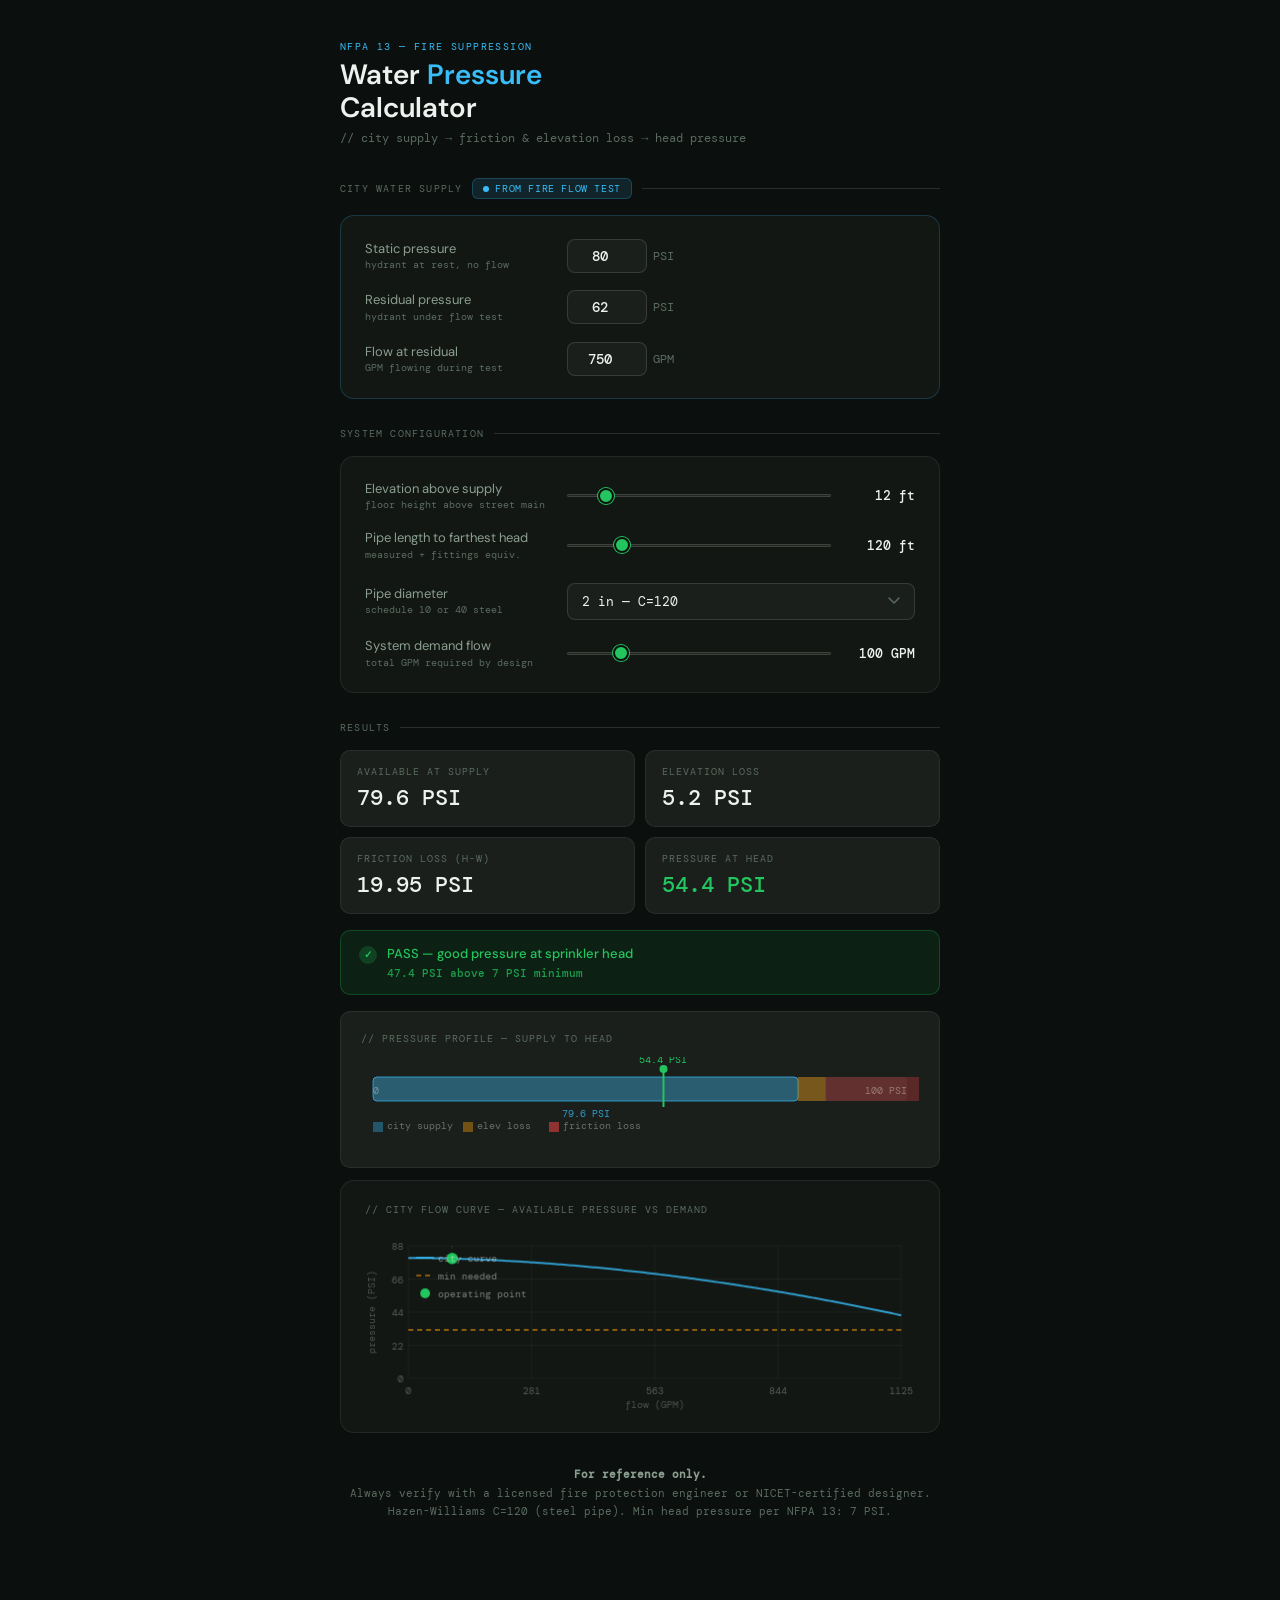
<file: water_pressure_calculator.html>
<!DOCTYPE html>
<html lang="en">
<head>
<meta charset="UTF-8">
<meta name="viewport" content="width=device-width, initial-scale=1.0">
<title>Fire Sprinkler — Water Pressure Calculator</title>
<link href="https://fonts.googleapis.com/css2?family=DM+Mono:wght@400;500&family=DM+Sans:wght@400;500;600&display=swap" rel="stylesheet">
<style>
  *, *::before, *::after { box-sizing: border-box; margin: 0; padding: 0; }

  :root {
    --bg: #0b0f0d;
    --surface: #131714;
    --surface2: #1a1f1c;
    --surface3: #202620;
    --border: rgba(255,255,255,0.07);
    --border2: rgba(255,255,255,0.13);
    --blue: #38bdf8;
    --blue-dim: rgba(56,189,248,0.12);
    --blue-mid: rgba(56,189,248,0.35);
    --green: #22c55e;
    --green-dim: rgba(34,197,94,0.12);
    --amber: #f59e0b;
    --amber-dim: rgba(245,158,11,0.12);
    --red: #ef4444;
    --red-dim: rgba(239,68,68,0.12);
    --text: #edf2ee;
    --muted: #5a6b60;
    --muted2: #8a9e8f;
    --mono: 'DM Mono', monospace;
    --sans: 'DM Sans', sans-serif;
  }

  body {
    background: var(--bg);
    color: var(--text);
    font-family: var(--sans);
    min-height: 100vh;
    padding: 2.5rem 1rem 5rem;
    display: flex;
    justify-content: center;
  }

  .wrap { width: 100%; max-width: 600px; }

  /* header */
  .eyebrow {
    font-family: var(--mono);
    font-size: 10px;
    letter-spacing: .14em;
    color: var(--blue);
    text-transform: uppercase;
    margin-bottom: .4rem;
  }

  h1 { font-size: 28px; font-weight: 600; line-height: 1.15; }
  h1 span { color: var(--blue); }
  .subtitle { font-family: var(--mono); font-size: 12px; color: var(--muted); margin-top: .4rem; margin-bottom: 2rem; }

  /* section label */
  .sec {
    font-family: var(--mono);
    font-size: 10px;
    letter-spacing: .12em;
    text-transform: uppercase;
    color: var(--muted);
    margin: 1.75rem 0 1rem;
    display: flex;
    align-items: center;
    gap: 10px;
  }
  .sec::after { content:''; flex:1; height:1px; background: var(--border2); }

  /* city badge */
  .city-badge {
    display: inline-flex;
    align-items: center;
    gap: 6px;
    background: var(--blue-dim);
    border: 1px solid rgba(56,189,248,.25);
    border-radius: 6px;
    padding: 3px 10px;
    font-family: var(--mono);
    font-size: 10px;
    color: var(--blue);
    letter-spacing: .06em;
    margin-left: auto;
  }
  .city-badge .dot { width:6px; height:6px; border-radius:50%; background:var(--blue); }

  /* cards */
  .card {
    background: var(--surface);
    border: 1px solid var(--border);
    border-radius: 14px;
    padding: 1.4rem 1.5rem;
    margin-bottom: .75rem;
  }

  .card.city-card { border-color: rgba(56,189,248,.2); }

  /* input rows */
  .row { display:flex; align-items:center; gap:12px; margin-bottom:1.1rem; }
  .row:last-child { margin-bottom:0; }
  .lbl { font-size:13px; color:var(--muted2); width:190px; flex-shrink:0; line-height:1.35; }
  .lbl small { display:block; font-family:var(--mono); font-size:10px; color:var(--muted); margin-top:1px; }
  .val { font-family:var(--mono); font-size:13px; font-weight:500; min-width:72px; text-align:right; color:var(--text); }

  input[type="range"] {
    flex:1; appearance:none; -webkit-appearance:none;
    height:3px; background:var(--surface3); border-radius:2px;
    outline:none; cursor:pointer; border:1px solid var(--border2);
  }
  input[type="range"].city-range::-webkit-slider-thumb { background:var(--blue); box-shadow:0 0 0 1px var(--blue); }
  input[type="range"].city-range::-moz-range-thumb { background:var(--blue); }
  input[type="range"]::-webkit-slider-thumb {
    -webkit-appearance:none; width:16px; height:16px; border-radius:50%;
    background:var(--green); cursor:pointer; border:2px solid var(--bg); box-shadow:0 0 0 1px var(--green);
  }
  input[type="range"]::-moz-range-thumb {
    width:16px; height:16px; border-radius:50%;
    background:var(--green); cursor:pointer; border:2px solid var(--bg);
  }

  select {
    width:100%; font-family:var(--mono); font-size:13px; padding:9px 14px;
    background:var(--surface2); color:var(--text);
    border:1px solid var(--border2); border-radius:8px;
    outline:none; cursor:pointer; appearance:none; -webkit-appearance:none;
    background-image:url("data:image/svg+xml,%3Csvg xmlns='http://www.w3.org/2000/svg' width='12' height='8' viewBox='0 0 12 8'%3E%3Cpath d='M1 1l5 5 5-5' stroke='%235a6b60' stroke-width='1.5' fill='none' stroke-linecap='round'/%3E%3C/svg%3E");
    background-repeat:no-repeat; background-position:right 14px center; margin-top:.25rem;
  }
  select:focus { border-color:var(--green); }

  /* number inputs */
  .num-input-wrap { flex:1; display:flex; align-items:center; gap:6px; }
  input[type="number"] {
    width:80px; font-family:var(--mono); font-size:14px; font-weight:500;
    background:var(--surface2); color:var(--text);
    border:1px solid var(--border2); border-radius:8px;
    padding:7px 10px; outline:none; text-align:center;
  }
  input[type="number"]:focus { border-color:var(--blue); }
  input[type="number"].city-num:focus { border-color:var(--blue); }
  .unit { font-family:var(--mono); font-size:12px; color:var(--muted); }

  /* metrics grid */
  .metrics { display:grid; grid-template-columns:repeat(2,minmax(0,1fr)); gap:10px; margin:1rem 0; }
  .m { background:var(--surface2); border:1px solid var(--border); border-radius:10px; padding:14px 16px; }
  .m-lbl { font-family:var(--mono); font-size:10px; letter-spacing:.1em; text-transform:uppercase; color:var(--muted); margin-bottom:5px; }
  .m-val { font-family:var(--mono); font-size:22px; font-weight:500; color:var(--text); }
  .m-val.ok  { color:var(--green); }
  .m-val.warn{ color:var(--amber); }
  .m-val.bad { color:var(--red); }

  /* status bar */
  .status-bar { border-radius:10px; padding:14px 18px; font-size:13px; font-weight:500; margin-top:.5rem; display:flex; align-items:flex-start; gap:10px; }
  .status-bar .icon { width:18px; height:18px; border-radius:50%; flex-shrink:0; display:flex; align-items:center; justify-content:center; font-size:10px; font-weight:700; margin-top:1px; }
  .status-bar.ok  { background:rgba(34,197,94,.1);  border:1px solid rgba(34,197,94,.25);  color:var(--green); }
  .status-bar.warn{ background:rgba(245,158,11,.1); border:1px solid rgba(245,158,11,.25); color:var(--amber); }
  .status-bar.bad { background:rgba(239,68,68,.1);  border:1px solid rgba(239,68,68,.25);  color:var(--red); }
  .status-bar.ok  .icon { background:rgba(34,197,94,.2); }
  .status-bar.warn .icon { background:rgba(245,158,11,.2); }
  .status-bar.bad  .icon { background:rgba(239,68,68,.2); }
  .status-detail { font-family:var(--mono); font-size:11px; opacity:.75; margin-top:4px; }

  /* pipe diagram */
  .pipe-wrap { background:var(--surface2); border:1px solid var(--border); border-radius:10px; padding:1.25rem; margin-top:1rem; }
  .pipe-title { font-family:var(--mono); font-size:10px; letter-spacing:.1em; text-transform:uppercase; color:var(--muted); margin-bottom:.75rem; }
  canvas { display:block; width:100%; }

  /* flow curve */
  .curve-wrap { background:var(--surface); border:1px solid var(--border); border-radius:14px; padding:1.4rem 1.5rem; margin-top:.75rem; }
  .curve-title { font-family:var(--mono); font-size:10px; letter-spacing:.1em; text-transform:uppercase; color:var(--muted); margin-bottom:1rem; }

  footer { margin-top:2rem; font-family:var(--mono); font-size:11px; color:var(--muted); text-align:center; line-height:1.7; }
  footer strong { color:var(--muted2); }
</style>
</head>
<body>
<div class="wrap">

  <header>
    <p class="eyebrow">NFPA 13 — Fire Suppression</p>
    <h1>Water <span>Pressure</span><br>Calculator</h1>
    <p class="subtitle">// city supply → friction & elevation loss → head pressure</p>
  </header>

  <!-- CITY WATER SUPPLY -->
  <div class="sec">City water supply <span class="city-badge"><span class="dot"></span>from fire flow test</span></div>
  <div class="card city-card">
    <div class="row">
      <span class="lbl">Static pressure<small>hydrant at rest, no flow</small></span>
      <div class="num-input-wrap">
        <input type="number" id="static" class="city-num" min="10" max="200" value="80">
        <span class="unit">PSI</span>
      </div>
    </div>
    <div class="row">
      <span class="lbl">Residual pressure<small>hydrant under flow test</small></span>
      <div class="num-input-wrap">
        <input type="number" id="residual" class="city-num" min="10" max="180" value="62">
        <span class="unit">PSI</span>
      </div>
    </div>
    <div class="row" style="margin-bottom:0">
      <span class="lbl">Flow at residual<small>GPM flowing during test</small></span>
      <div class="num-input-wrap">
        <input type="number" id="flow" class="city-num" min="50" max="3000" value="750">
        <span class="unit">GPM</span>
      </div>
    </div>
  </div>

  <!-- SYSTEM -->
  <div class="sec">System configuration</div>
  <div class="card">
    <div class="row">
      <span class="lbl">Elevation above supply<small>floor height above street main</small></span>
      <input type="range" id="elev" min="0" max="100" value="12" step="1">
      <span class="val" id="elev-out">12 ft</span>
    </div>
    <div class="row">
      <span class="lbl">Pipe length to farthest head<small>measured + fittings equiv.</small></span>
      <input type="range" id="pipelen" min="10" max="600" value="120" step="5">
      <span class="val" id="pipelen-out">120 ft</span>
    </div>
    <div class="row" style="flex-wrap:wrap;align-items:flex-start">
      <span class="lbl" style="padding-top:6px">Pipe diameter<small>schedule 10 or 40 steel</small></span>
      <div style="flex:1">
        <select id="pipedia">
          <option value="1">1 in — C=120</option>
          <option value="1.25">1¼ in — C=120</option>
          <option value="1.5">1½ in — C=120</option>
          <option value="2" selected>2 in — C=120</option>
          <option value="2.5">2½ in — C=120</option>
          <option value="3">3 in — C=120</option>
          <option value="4">4 in — C=120</option>
        </select>
      </div>
    </div>
    <div class="row" style="margin-bottom:0">
      <span class="lbl">System demand flow<small>total GPM required by design</small></span>
      <input type="range" id="demand" min="10" max="500" value="100" step="5">
      <span class="val" id="demand-out">100 GPM</span>
    </div>
  </div>

  <!-- RESULTS -->
  <div class="sec">Results</div>
  <div class="metrics">
    <div class="m"><p class="m-lbl">Available at supply</p><p class="m-val" id="avail-psi">—</p></div>
    <div class="m"><p class="m-lbl">Elevation loss</p><p class="m-val" id="elev-loss">—</p></div>
    <div class="m"><p class="m-lbl">Friction loss (H-W)</p><p class="m-val" id="fric-loss">—</p></div>
    <div class="m"><p class="m-lbl">Pressure at head</p><p class="m-val" id="head-psi">—</p></div>
  </div>

  <div class="status-bar ok" id="status">
    <div class="icon" id="status-icon">✓</div>
    <div><div id="status-msg">—</div><div class="status-detail" id="status-detail"></div></div>
  </div>

  <!-- PIPE DIAGRAM -->
  <div class="pipe-wrap">
    <p class="pipe-title">// pressure profile — supply to head</p>
    <canvas id="pipe-canvas" height="90"></canvas>
  </div>

  <!-- FLOW CURVE -->
  <div class="curve-wrap">
    <p class="curve-title">// city flow curve — available pressure vs demand</p>
    <canvas id="curve-canvas" height="180"></canvas>
  </div>

  <footer>
    <strong>For reference only.</strong><br>
    Always verify with a licensed fire protection engineer or NICET-certified designer.<br>
    Hazen-Williams C=120 (steel pipe). Min head pressure per NFPA 13: 7 PSI.
  </footer>

</div>

<script>
const $=id=>document.getElementById(id);

function getVals(){
  return {
    staticP: Math.max(10, +$('static').value || 80),
    residP:  Math.max(10, +$('residual').value || 62),
    residFlow: Math.max(50, +$('flow').value || 750),
    elev:    +$('elev').value,
    pipeLen: +$('pipelen').value,
    pipeDia: +$('pipedia').value,
    demand:  +$('demand').value,
  };
}

// Hazen-Williams friction loss (PSI) per NFPA 13 method
function hazen(Q, D, C, L) {
  return 6.817 * (L / Math.pow(C, 1.852)) * (Math.pow(Q, 1.852) / Math.pow(D, 4.8704));
}

// Available pressure at a given flow using the city flow test data
// Uses the hydraulic gradient: P_avail = static - (static - residual) * (Q/Qresid)^1.85
function availableAtFlow(Q, staticP, residP, residFlow) {
  const drop = staticP - residP;
  return staticP - drop * Math.pow(Q / residFlow, 1.85);
}

function calc() {
  const {staticP, residP, residFlow, elev, pipeLen, pipeDia, demand} = getVals();

  $('elev-out').textContent   = elev + ' ft';
  $('pipelen-out').textContent = pipeLen + ' ft';
  $('demand-out').textContent  = demand + ' GPM';

  const elevLoss  = +(elev * 0.433).toFixed(2);
  const fricLoss  = +hazen(demand, pipeDia, 120, pipeLen).toFixed(2);
  const totalLoss = +(elevLoss + fricLoss).toFixed(2);

  // available city pressure at the system demand flow
  const availPSI  = +availableAtFlow(demand, staticP, residP, residFlow).toFixed(1);
  const headPSI   = +(availPSI - totalLoss).toFixed(1);

  $('avail-psi').textContent = availPSI + ' PSI';
  $('elev-loss').textContent = elevLoss + ' PSI';
  $('fric-loss').textContent = fricLoss + ' PSI';

  const hEl = $('head-psi');
  hEl.textContent = headPSI + ' PSI';

  const sb = $('status'), icon = $('status-icon'), msg = $('status-msg'), det = $('status-detail');
  const margin = headPSI - 7;

  if (headPSI >= 14) {
    hEl.className = 'm-val ok';
    sb.className = 'status-bar ok';
    icon.textContent = '✓';
    msg.textContent  = 'PASS — good pressure at sprinkler head';
    det.textContent  = margin.toFixed(1) + ' PSI above 7 PSI minimum';
  } else if (headPSI >= 7) {
    hEl.className = 'm-val warn';
    sb.className = 'status-bar warn';
    icon.textContent = '!';
    msg.textContent  = 'MARGINAL — barely meets 7 PSI minimum';
    det.textContent  = 'Only ' + margin.toFixed(1) + ' PSI of margin — consider upsizing pipe';
  } else {
    hEl.className = 'm-val bad';
    sb.className = 'status-bar bad';
    icon.textContent = '✕';
    msg.textContent  = 'FAIL — insufficient pressure at head';
    det.textContent  = Math.abs(margin).toFixed(1) + ' PSI short of minimum — redesign required';
  }

  drawPipe(availPSI, elevLoss, fricLoss, headPSI, staticP);
  drawCurve(staticP, residP, residFlow, demand, totalLoss);
}

function drawPipe(availPSI, elevLoss, fricLoss, headPSI, staticP) {
  const canvas = $('pipe-canvas');
  const ctx = canvas.getContext('2d');
  const cw = canvas.parentElement.clientWidth - 40;
  canvas.width = cw; canvas.height = 90;
  ctx.clearRect(0, 0, cw, 90);

  const maxP = Math.max(staticP * 1.1, 100);
  const margin = 12, py = 20, ph = 24, pw = cw - margin * 2;

  const colors = {
    bg:     'rgba(255,255,255,0.05)',
    water:  'rgba(56,189,248,0.35)',
    wbord:  'rgba(56,189,248,0.7)',
    eloss:  'rgba(245,158,11,0.4)',
    floss:  'rgba(239,68,68,0.35)',
    text:   'rgba(255,255,255,0.35)',
    green:  '#22c55e',
    amber:  '#f59e0b',
    red:    '#ef4444',
  };

  // pipe background
  ctx.fillStyle = colors.bg;
  roundRect(ctx, margin, py, pw, ph, 4);
  ctx.fill();

  // available city water fill
  const availW = pw * Math.min(availPSI / maxP, 1);
  ctx.fillStyle = colors.water;
  roundRect(ctx, margin, py, availW, ph, 4);
  ctx.fill();
  ctx.strokeStyle = colors.wbord;
  ctx.lineWidth = 1;
  roundRect(ctx, margin, py, availW, ph, 4);
  ctx.stroke();

  // elevation loss segment
  const elevX = margin + availW;
  const elevW = pw * (elevLoss / maxP);
  ctx.fillStyle = colors.eloss;
  roundRect(ctx, elevX, py, Math.max(elevW, 2), ph, 0);
  ctx.fill();

  // friction loss segment
  const fricX = elevX + elevW;
  const fricW = pw * (fricLoss / maxP);
  ctx.fillStyle = 'rgba(239,68,68,0.3)';
  roundRect(ctx, fricX, py, Math.max(fricW, 2), ph, 0);
  ctx.fill();

  // head marker
  const headX = margin + pw * Math.max(headPSI, 0) / maxP;
  const headColor = headPSI >= 14 ? colors.green : headPSI >= 7 ? colors.amber : colors.red;
  ctx.strokeStyle = headColor; ctx.lineWidth = 2;
  ctx.beginPath(); ctx.moveTo(headX, py - 6); ctx.lineTo(headX, py + ph + 6); ctx.stroke();
  ctx.beginPath(); ctx.arc(headX, py - 8, 4, 0, Math.PI * 2);
  ctx.fillStyle = headColor; ctx.fill();

  ctx.font = '10px DM Mono, monospace'; ctx.textAlign = 'center';
  ctx.fillStyle = 'rgba(56,189,248,0.8)';
  ctx.fillText(availPSI + ' PSI', margin + availW / 2, py + ph + 16);
  ctx.fillStyle = headColor;
  ctx.fillText(headPSI + ' PSI', headX, py - 14);
  ctx.fillStyle = colors.text;
  ctx.textAlign = 'left';  ctx.fillText('0', margin, py + ph - 7);
  ctx.textAlign = 'right'; ctx.fillText(Math.round(maxP) + ' PSI', margin + pw, py + ph - 7);

  // legend
  ctx.font = '10px DM Mono, monospace'; ctx.textAlign = 'left';
  const lx = margin, ly = py + ph + 28;
  drawSwatch(ctx, lx, ly - 7, colors.water); ctx.fillStyle = colors.text; ctx.fillText('city supply', lx + 14, ly);
  drawSwatch(ctx, lx + 90, ly - 7, colors.eloss); ctx.fillStyle = colors.text; ctx.fillText('elev loss', lx + 104, ly);
  drawSwatch(ctx, lx + 176, ly - 7, 'rgba(239,68,68,0.55)'); ctx.fillStyle = colors.text; ctx.fillText('friction loss', lx + 190, ly);
}

function drawSwatch(ctx, x, y, color) {
  ctx.fillStyle = color;
  ctx.fillRect(x, y, 10, 10);
}

function drawCurve(staticP, residP, residFlow, demand, totalLoss) {
  const canvas = $('curve-canvas');
  const ctx = canvas.getContext('2d');
  const cw = canvas.parentElement.clientWidth - 40;
  canvas.width = cw; canvas.height = 180;
  ctx.clearRect(0, 0, cw, 180);

  const maxQ = Math.max(residFlow * 1.5, demand * 2, 500);
  const maxP = staticP * 1.1;
  const ml = 44, mr = 14, mt = 14, mb = 32;
  const pw = cw - ml - mr, ph2 = 180 - mt - mb;

  const qx = q  => ml + (q / maxQ)  * pw;
  const py2 = p => mt + (1 - p / maxP) * ph2;

  // grid
  ctx.strokeStyle = 'rgba(255,255,255,0.05)'; ctx.lineWidth = 1;
  for (let i = 0; i <= 4; i++) {
    const y = mt + (i / 4) * ph2;
    ctx.beginPath(); ctx.moveTo(ml, y); ctx.lineTo(ml + pw, y); ctx.stroke();
    const label = Math.round(maxP * (1 - i / 4));
    ctx.fillStyle = 'rgba(255,255,255,0.3)'; ctx.font = '10px DM Mono, monospace';
    ctx.textAlign = 'right'; ctx.fillText(label, ml - 5, y + 4);
  }
  for (let i = 0; i <= 4; i++) {
    const x = ml + (i / 4) * pw;
    ctx.beginPath(); ctx.moveTo(x, mt); ctx.lineTo(x, mt + ph2); ctx.stroke();
    const label = Math.round(maxQ * (i / 4));
    ctx.fillStyle = 'rgba(255,255,255,0.3)';
    ctx.textAlign = 'center'; ctx.fillText(label, x, mt + ph2 + 16);
  }

  // axes labels
  ctx.fillStyle = 'rgba(255,255,255,0.25)'; ctx.font = '10px DM Mono, monospace';
  ctx.textAlign = 'center'; ctx.fillText('flow (GPM)', ml + pw / 2, 180 - 2);
  ctx.save(); ctx.translate(10, mt + ph2 / 2); ctx.rotate(-Math.PI / 2);
  ctx.fillText('pressure (PSI)', 0, 0); ctx.restore();

  // city flow curve
  ctx.beginPath(); ctx.strokeStyle = 'rgba(56,189,248,0.8)'; ctx.lineWidth = 2;
  let first = true;
  for (let q = 0; q <= maxQ; q += maxQ / 200) {
    const p = staticP - (staticP - residP) * Math.pow(q / residFlow, 1.85);
    if (p < 0) break;
    first ? ctx.moveTo(qx(q), py2(p)) : ctx.lineTo(qx(q), py2(p));
    first = false;
  }
  ctx.stroke();

  // system demand line (pressure needed = totalLoss + 7 minimum, shown as horizontal)
  const minNeeded = totalLoss + 7;
  ctx.beginPath(); ctx.strokeStyle = 'rgba(245,158,11,0.7)'; ctx.lineWidth = 1.5;
  ctx.setLineDash([5, 4]);
  ctx.moveTo(ml, py2(minNeeded)); ctx.lineTo(ml + pw, py2(minNeeded));
  ctx.stroke(); ctx.setLineDash([]);

  // operating point
  const availAtDemand = staticP - (staticP - residP) * Math.pow(demand / residFlow, 1.85);
  const opX = qx(demand), opY = py2(availAtDemand);
  const headAtOp = availAtDemand - totalLoss;
  const opColor = headAtOp >= 14 ? '#22c55e' : headAtOp >= 7 ? '#f59e0b' : '#ef4444';

  ctx.beginPath(); ctx.strokeStyle = 'rgba(255,255,255,0.12)'; ctx.lineWidth = 1; ctx.setLineDash([3,3]);
  ctx.moveTo(opX, mt); ctx.lineTo(opX, opY);
  ctx.moveTo(ml, opY); ctx.lineTo(opX, opY);
  ctx.stroke(); ctx.setLineDash([]);

  ctx.beginPath(); ctx.arc(opX, opY, 6, 0, Math.PI * 2);
  ctx.fillStyle = opColor; ctx.fill();
  ctx.strokeStyle = 'rgba(0,0,0,0.4)'; ctx.lineWidth = 1; ctx.stroke();

  // legend
  ctx.font = '10px DM Mono, monospace'; ctx.textAlign = 'left';
  const lx = ml + 8, ly = mt + 16;
  ctx.strokeStyle = 'rgba(56,189,248,0.8)'; ctx.lineWidth = 2; ctx.setLineDash([]);
  ctx.beginPath(); ctx.moveTo(lx, ly - 4); ctx.lineTo(lx + 18, ly - 4); ctx.stroke();
  ctx.fillStyle = 'rgba(255,255,255,0.45)'; ctx.fillText('city curve', lx + 22, ly);
  ctx.strokeStyle = 'rgba(245,158,11,0.7)'; ctx.lineWidth = 1.5; ctx.setLineDash([5,4]);
  ctx.beginPath(); ctx.moveTo(lx, ly + 14); ctx.lineTo(lx + 18, ly + 14); ctx.stroke();
  ctx.setLineDash([]);
  ctx.fillStyle = 'rgba(255,255,255,0.45)'; ctx.fillText('min needed', lx + 22, ly + 18);
  ctx.beginPath(); ctx.arc(lx + 9, ly + 32, 5, 0, Math.PI * 2);
  ctx.fillStyle = opColor; ctx.fill();
  ctx.fillStyle = 'rgba(255,255,255,0.45)'; ctx.fillText('operating point', lx + 22, ly + 36);
}

function roundRect(ctx, x, y, w, h, r) {
  ctx.beginPath();
  ctx.moveTo(x + r, y);
  ctx.lineTo(x + w - r, y); ctx.quadraticCurveTo(x + w, y, x + w, y + r);
  ctx.lineTo(x + w, y + h - r); ctx.quadraticCurveTo(x + w, y + h, x + w - r, y + h);
  ctx.lineTo(x + r, y + h); ctx.quadraticCurveTo(x, y + h, x, y + h - r);
  ctx.lineTo(x, y + r); ctx.quadraticCurveTo(x, y, x + r, y);
  ctx.closePath();
}

// wire up all inputs
['static','residual','flow'].forEach(id => $(id).addEventListener('input', calc));
document.querySelectorAll('input[type="number"]').forEach(el => el.addEventListener('input', calc));
document.querySelectorAll('input[type="range"]').forEach(el => el.addEventListener('input', calc));
$('pipedia').addEventListener('change', calc);
window.addEventListener('resize', calc);
calc();
</script>
</body>
</html>
</file>
<file: demo/frontend/styles.css>
/* ============================================================
   sprinkler-tools demo · blueprint-paper aesthetic
   Display:  Fraunces (serif, characterful)
   Mono:     JetBrains Mono (technical readouts)
   Palette:  ink #1f3a5f, paper #f0eadb, accent #c9302c
   ============================================================ */

* { box-sizing: border-box; margin: 0; padding: 0; }

:root {
  --ink:        #1f3a5f;
  --ink-soft:   #4a6789;
  --paper:      #f0eadb;
  --paper-soft: #e8e1ce;
  --accent:     #c9302c;
  --accent-soft: rgba(201, 48, 44, 0.12);
  --hazard-light:    #fff7c4;
  --hazard-ordinary: #ffd9a8;
  --hazard-extra:    #ffb6b6;
  --exempt:          #dde0d8;
  --gold:       #b8860b;
  --green:      #2e7d32;
  --shadow:     0 1px 0 rgba(31, 58, 95, 0.05),
                0 4px 18px rgba(31, 58, 95, 0.08);
}

html, body {
  height: 100%;
  font-family: 'Fraunces', Georgia, serif;
  background: var(--paper);
  color: var(--ink);
  overflow: hidden;
  font-feature-settings: "ss01", "ss02";
}

body {
  display: flex;
  flex-direction: column;
}

/* ---------- Top bar ---------- */
.topbar {
  display: flex;
  justify-content: space-between;
  align-items: center;
  padding: 0.85rem 1.5rem;
  background: var(--ink);
  color: var(--paper);
  border-bottom: 3px double var(--accent);
}
.brand { display: flex; align-items: center; gap: 0.75rem; }
.brand .logo { width: 32px; height: 32px; }
.brand-text h1 {
  font-family: 'Fraunces', serif;
  font-weight: 900;
  font-size: 1.4rem;
  letter-spacing: -0.01em;
  line-height: 1;
}
.brand-text .tagline {
  font-family: 'JetBrains Mono', monospace;
  font-size: 0.7rem;
  letter-spacing: 0.08em;
  text-transform: uppercase;
  color: var(--paper-soft);
  opacity: 0.8;
}

.status {
  display: flex;
  align-items: center;
  gap: 0.5rem;
  font-family: 'JetBrains Mono', monospace;
  font-size: 0.8rem;
  letter-spacing: 0.05em;
}
.status-dot {
  width: 8px; height: 8px;
  background: #2e7d32;
  border-radius: 50%;
  box-shadow: 0 0 6px #2e7d32;
}
.status-dot.busy { background: var(--gold); box-shadow: 0 0 6px var(--gold); animation: pulse-dot 0.8s infinite; }
.status-dot.error { background: var(--accent); box-shadow: 0 0 6px var(--accent); }

@keyframes pulse-dot {
  0%, 100% { opacity: 1; }
  50%      { opacity: 0.3; }
}

/* ---------- Layout ---------- */
.layout {
  flex: 1;
  display: grid;
  grid-template-columns: 280px 1fr 340px;
  gap: 1px;
  background: rgba(31, 58, 95, 0.15);
  overflow: hidden;
}

.panel {
  background: var(--paper);
  padding: 1rem 1.1rem;
  overflow-y: auto;
}
.panel-header {
  display: flex;
  justify-content: space-between;
  align-items: baseline;
  border-bottom: 1px solid rgba(31, 58, 95, 0.2);
  padding-bottom: 0.4rem;
  margin-bottom: 0.75rem;
}
.panel-header h2 {
  font-family: 'Fraunces', serif;
  font-weight: 700;
  font-size: 0.95rem;
  letter-spacing: -0.01em;
}
.badge {
  font-family: 'JetBrains Mono', monospace;
  font-size: 0.7rem;
  background: var(--ink);
  color: var(--paper);
  padding: 0.15rem 0.5rem;
  border-radius: 2px;
  letter-spacing: 0.05em;
}

/* ---------- Agents panel ---------- */
.team {
  margin-bottom: 0.85rem;
}
.team-head {
  display: flex;
  justify-content: space-between;
  font-family: 'JetBrains Mono', monospace;
  font-size: 0.7rem;
  text-transform: uppercase;
  letter-spacing: 0.08em;
  color: var(--ink-soft);
  margin-bottom: 0.35rem;
  padding: 0.15rem 0.3rem;
  border-left: 3px solid var(--ink-soft);
}
.team-structure   .team-head { border-color: #4a6789; }
.team-openings    .team-head { border-color: #6b8e23; }
.team-obstructions.team-head, .team-obstructions .team-head { border-color: #c47a2e; }
.team-classifiers .team-head { border-color: #6c4c8c; }
.team-mep         .team-head { border-color: #2c7a7b; }
.team-code_math   .team-head { border-color: var(--accent); }

.agent-list {
  display: flex;
  flex-wrap: wrap;
  gap: 0.2rem;
}
.agent-chip {
  font-family: 'JetBrains Mono', monospace;
  font-size: 0.65rem;
  background: var(--paper-soft);
  border: 1px solid rgba(31, 58, 95, 0.18);
  color: var(--ink-soft);
  padding: 0.2rem 0.4rem;
  min-width: 1.7rem;
  text-align: center;
  border-radius: 2px;
  transition: all 0.2s ease;
  cursor: default;
  position: relative;
}
.agent-chip[data-status="running"] {
  background: var(--gold);
  color: #fff;
  border-color: var(--gold);
  animation: chip-pulse 0.6s ease-in-out;
}
.agent-chip[data-status="ok"] {
  background: var(--ink);
  color: var(--paper);
  border-color: var(--ink);
}
.agent-chip[data-status="ok"]::after {
  content: '';
  position: absolute;
  top: -2px; right: -2px;
  width: 5px; height: 5px;
  background: #2e7d32;
  border-radius: 50%;
}
.agent-chip:hover { transform: translateY(-1px); box-shadow: var(--shadow); }

@keyframes chip-pulse {
  0%   { transform: scale(1); }
  50%  { transform: scale(1.15); box-shadow: 0 0 8px var(--gold); }
  100% { transform: scale(1); }
}

/* ---------- Canvas ---------- */
.canvas-area {
  display: flex;
  flex-direction: column;
  background: var(--paper-soft);
  overflow: hidden;
}
.canvas-header {
  display: flex;
  justify-content: space-between;
  align-items: flex-end;
  padding: 0.85rem 1.4rem;
  border-bottom: 1px solid rgba(31, 58, 95, 0.2);
  background: var(--paper);
}
.canvas-title {
  font-family: 'Fraunces', serif;
  font-weight: 700;
  font-size: 1.15rem;
  letter-spacing: -0.01em;
}
.canvas-subtitle {
  font-family: 'JetBrains Mono', monospace;
  font-size: 0.7rem;
  color: var(--ink-soft);
  letter-spacing: 0.05em;
  text-transform: uppercase;
  margin-top: 0.15rem;
}

.canvas-actions { display: flex; gap: 0.5rem; }
.btn-primary, .btn-secondary {
  font-family: 'JetBrains Mono', monospace;
  font-size: 0.78rem;
  letter-spacing: 0.05em;
  text-transform: uppercase;
  padding: 0.55rem 1rem;
  border-radius: 2px;
  cursor: pointer;
  display: flex;
  align-items: center;
  gap: 0.4rem;
  transition: all 0.15s ease;
  border: 1.5px solid transparent;
}
.btn-primary {
  background: var(--accent);
  color: var(--paper);
  border-color: var(--accent);
  box-shadow: 0 2px 0 #8a1f1c;
}
.btn-primary:hover  { transform: translateY(-1px); box-shadow: 0 3px 0 #8a1f1c; }
.btn-primary:active { transform: translateY(1px);  box-shadow: 0 0 0 #8a1f1c; }
.btn-primary[disabled] { opacity: 0.6; cursor: not-allowed; }
.btn-secondary {
  background: transparent;
  color: var(--ink);
  border-color: var(--ink);
}
.btn-secondary:hover { background: var(--ink); color: var(--paper); }

.canvas-wrap {
  flex: 1;
  position: relative;
  padding: 1.5rem;
  display: flex;
  align-items: center;
  justify-content: center;
}
#blueprint {
  width: 100%;
  height: 100%;
  max-height: calc(100vh - 200px);
  filter: drop-shadow(0 4px 16px rgba(31, 58, 95, 0.12));
}

/* SVG layer styles */
.room-fill { stroke: rgba(31, 58, 95, 0.4); stroke-width: 0.08; }
.room-label {
  font-family: 'Fraunces', serif;
  font-size: 1.1px;
  font-weight: 600;
  fill: var(--ink);
  text-anchor: middle;
  letter-spacing: 0.02em;
}
.room-sublabel {
  font-family: 'JetBrains Mono', monospace;
  font-size: 0.7px;
  fill: var(--ink-soft);
  text-anchor: middle;
  letter-spacing: 0.05em;
}

.wall-line     { stroke: var(--ink); stroke-width: 0.18; fill: var(--ink); }
.partition     { stroke: var(--ink); stroke-width: 0.12; fill: var(--ink); opacity: 0.85; }

.column-mark   { fill: var(--ink); }
.beam-line     { stroke: var(--ink-soft); stroke-width: 0.12; stroke-dasharray: 0.4 0.3; }

.hvac-duct {
  fill: rgba(196, 122, 46, 0.15);
  stroke: #c47a2e;
  stroke-width: 0.1;
  stroke-dasharray: 0.3 0.2;
}
.door-arc { stroke: var(--ink); stroke-width: 0.08; fill: none; }

.water-curtain-zone {
  fill: var(--accent-soft);
  stroke: var(--accent);
  stroke-width: 0.12;
  stroke-dasharray: 0.4 0.25;
}

.water-riser-mark {
  fill: #2c7a7b;
  stroke: var(--ink);
  stroke-width: 0.1;
}

/* Sprinkler dots */
.sprinkler {
  fill: var(--accent);
  stroke: #fff;
  stroke-width: 0.12;
  cursor: pointer;
  transform-origin: center;
  transform-box: fill-box;
}
.sprinkler-glow {
  fill: url(#sprinkler-glow);
  pointer-events: none;
  opacity: 0;
}
.sprinkler.appear {
  animation: sprinkler-drop 0.45s cubic-bezier(0.34, 1.56, 0.64, 1) backwards;
}
.sprinkler.appear ~ .sprinkler-glow,
.sprinkler.appear + .sprinkler-glow {
  animation: sprinkler-glow 0.7s ease-out backwards;
}
@keyframes sprinkler-drop {
  from { opacity: 0; transform: scale(0); }
  60%  { transform: scale(1.4); }
  to   { opacity: 1; transform: scale(1); }
}
@keyframes sprinkler-glow {
  from { opacity: 0.7; transform: scale(0.5); }
  to   { opacity: 0;   transform: scale(2.5); }
}

.sprinkler:hover { fill: #ff5044; }

/* Scan beam */
.scan-line {
  stroke: var(--accent);
  stroke-width: 0.15;
  stroke-dasharray: 0.6 0.3;
  fill: none;
  opacity: 0.6;
}

/* Highlight ring (when an agent reports a finding) */
.finding-ring {
  fill: none;
  stroke: var(--accent);
  stroke-width: 0.15;
  opacity: 0;
  animation: ring-pulse 1.2s ease-out forwards;
}
@keyframes ring-pulse {
  0%   { opacity: 0.9; r: 0.3; stroke-width: 0.3; }
  100% { opacity: 0;   r: 2.5; stroke-width: 0.05; }
}

/* Legend */
.legend {
  position: absolute;
  bottom: 1.7rem;
  right: 2rem;
  background: rgba(240, 234, 219, 0.95);
  border: 1px solid rgba(31, 58, 95, 0.25);
  padding: 0.7rem 0.9rem;
  font-family: 'JetBrains Mono', monospace;
  font-size: 0.65rem;
  letter-spacing: 0.04em;
  display: flex;
  flex-direction: column;
  gap: 0.32rem;
  border-radius: 1px;
  backdrop-filter: blur(2px);
}
.legend-item { display: flex; align-items: center; gap: 0.5rem; }
.swatch {
  width: 14px; height: 10px;
  display: inline-block;
}
.swatch.dot {
  background: var(--accent);
  border-radius: 50%;
  width: 8px; height: 8px;
  box-shadow: 0 0 0 1.5px #fff, 0 0 0 2.5px var(--accent);
}

/* ---------- Findings panel ---------- */
.findings-panel { font-size: 0.85rem; }

.findings-stream {
  display: flex;
  flex-direction: column-reverse;
  gap: 0.35rem;
  max-height: 30vh;
  overflow-y: auto;
  padding-right: 0.2rem;
}
.empty-state {
  padding: 1rem 0.5rem;
  text-align: center;
  color: var(--ink-soft);
  font-style: italic;
}
.empty-state .muted { font-size: 0.78rem; opacity: 0.7; margin-top: 0.4rem; }

.finding {
  padding: 0.45rem 0.6rem;
  background: var(--paper-soft);
  border-left: 3px solid var(--ink-soft);
  font-size: 0.8rem;
  line-height: 1.35;
  animation: finding-in 0.35s ease-out;
}
.finding strong {
  font-family: 'JetBrains Mono', monospace;
  font-size: 0.7rem;
  letter-spacing: 0.04em;
  display: block;
  color: var(--ink);
  margin-bottom: 0.15rem;
}
.finding em {
  font-family: 'JetBrains Mono', monospace;
  font-size: 0.68rem;
  font-style: normal;
  color: var(--ink-soft);
}
.finding.team-structure   { border-left-color: #4a6789; }
.finding.team-openings    { border-left-color: #6b8e23; }
.finding.team-obstructions{ border-left-color: #c47a2e; }
.finding.team-classifiers { border-left-color: #6c4c8c; }
.finding.team-mep         { border-left-color: #2c7a7b; }
.finding.team-code_math   { border-left-color: var(--accent); }

@keyframes finding-in {
  from { opacity: 0; transform: translateX(8px); }
  to   { opacity: 1; transform: translateX(0); }
}

/* Compliance */
.compliance-list {
  display: flex;
  flex-direction: column;
  gap: 0.4rem;
}
.compliance-item {
  display: flex;
  align-items: flex-start;
  gap: 0.55rem;
  padding: 0.5rem 0.6rem;
  background: var(--paper-soft);
  font-size: 0.78rem;
  line-height: 1.35;
  border-left: 3px solid var(--ink-soft);
}
.compliance-item.pass { border-left-color: var(--green); }
.compliance-item.fail { border-left-color: var(--accent); }
.compliance-item.info { border-left-color: var(--gold); }

.compliance-status {
  font-family: 'JetBrains Mono', monospace;
  font-size: 0.65rem;
  letter-spacing: 0.06em;
  text-transform: uppercase;
  padding: 0.1rem 0.4rem;
  background: var(--ink);
  color: var(--paper);
}
.compliance-item.pass .compliance-status { background: var(--green); }
.compliance-item.fail .compliance-status { background: var(--accent); }
.compliance-item.info .compliance-status { background: var(--gold); }

.compliance-body { flex: 1; }
.compliance-body strong {
  font-family: 'JetBrains Mono', monospace;
  font-size: 0.7rem;
  display: block;
  margin-bottom: 0.15rem;
}

/* Rule hierarchy */
.rule-hierarchy {
  display: flex;
  flex-direction: column;
  gap: 0.25rem;
}
.rule-layer {
  padding: 0.5rem 0.7rem;
  font-size: 0.78rem;
  display: flex;
  flex-direction: column;
  gap: 0.1rem;
  border-left: 4px solid;
}
.rule-layer strong {
  font-family: 'Fraunces', serif;
  font-weight: 700;
  letter-spacing: -0.005em;
}
.rule-layer span {
  font-family: 'JetBrains Mono', monospace;
  font-size: 0.65rem;
  color: var(--ink-soft);
  letter-spacing: 0.04em;
  text-transform: uppercase;
}
.rule-lamc { background: rgba(201,48,44,0.10); border-left-color: var(--accent); }
.rule-ca   { background: rgba(184,134,11,0.10); border-left-color: var(--gold); }
.rule-nfpa { background: rgba(31,58,95,0.06);   border-left-color: var(--ink); }

/* Run stats */
.run-stats {
  margin-top: 1.2rem;
  padding: 0.75rem 0.7rem;
  background: var(--ink);
  color: var(--paper);
  font-family: 'JetBrains Mono', monospace;
  font-size: 0.75rem;
  letter-spacing: 0.04em;
  display: none;
}
.run-stats.visible { display: block; }
.run-stats h3 {
  font-family: 'Fraunces', serif;
  font-size: 0.85rem;
  text-transform: none;
  letter-spacing: -0.005em;
  margin-bottom: 0.5rem;
}
.run-stats dl {
  display: grid;
  grid-template-columns: 1fr auto;
  gap: 0.2rem 0.8rem;
}
.run-stats dt { color: var(--paper-soft); opacity: 0.8; }
.run-stats dd { font-weight: 700; }

/* ---------- Footer ---------- */
.footer {
  display: flex;
  justify-content: space-between;
  padding: 0.45rem 1.5rem;
  background: var(--ink);
  color: var(--paper-soft);
  font-family: 'JetBrains Mono', monospace;
  font-size: 0.7rem;
  letter-spacing: 0.05em;
}

/* ---------- Tooltip ---------- */
.tooltip {
  position: fixed;
  background: var(--ink);
  color: var(--paper);
  padding: 0.55rem 0.75rem;
  font-family: 'JetBrains Mono', monospace;
  font-size: 0.72rem;
  line-height: 1.4;
  pointer-events: none;
  z-index: 1000;
  max-width: 220px;
  border-left: 3px solid var(--accent);
  box-shadow: var(--shadow);
}
.tooltip strong {
  display: block;
  font-family: 'Fraunces', serif;
  font-size: 0.85rem;
  margin-bottom: 0.25rem;
  color: #fff;
}

/* ---------- Responsive ---------- */
@media (max-width: 1100px) {
  .layout { grid-template-columns: 220px 1fr 280px; }
}
@media (max-width: 900px) {
  .layout { grid-template-columns: 1fr; grid-template-rows: auto 1fr auto; overflow-y: auto; }
  .agents-panel, .findings-panel { max-height: 280px; }
}
</file>
